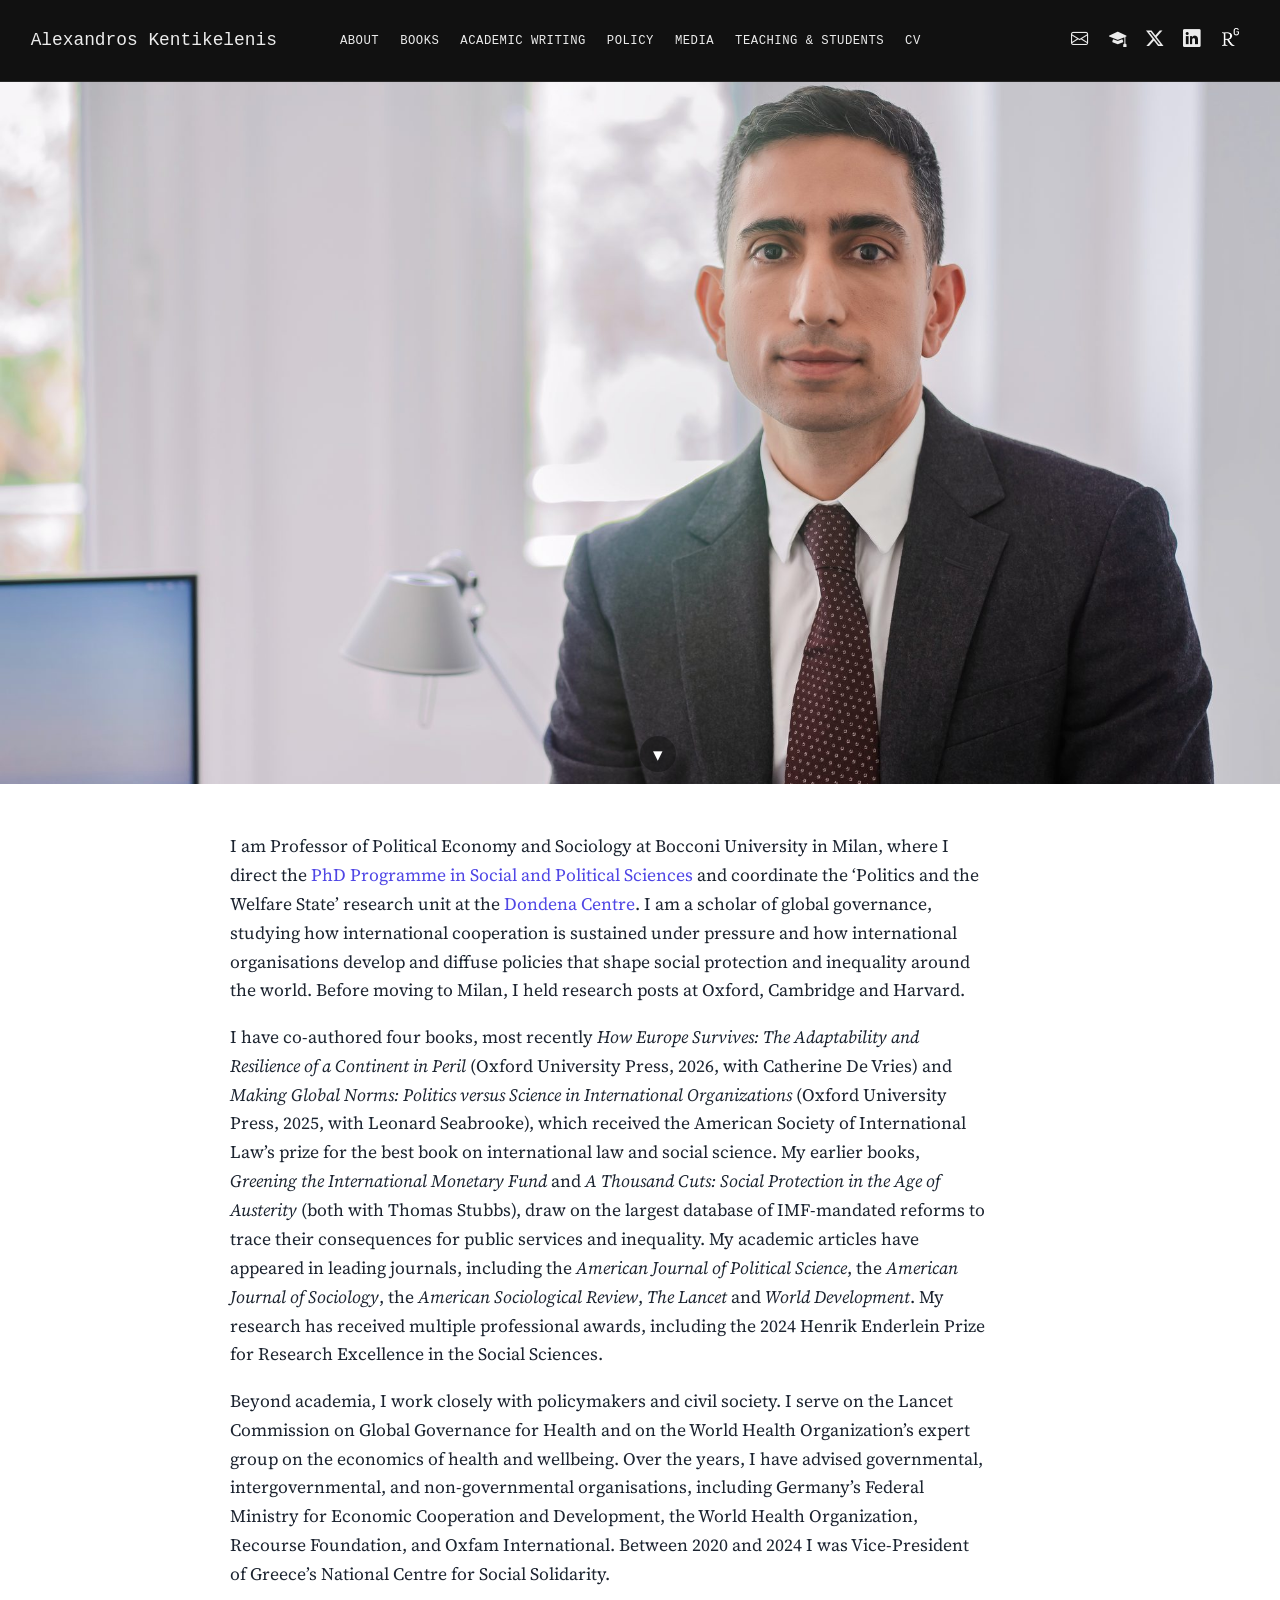
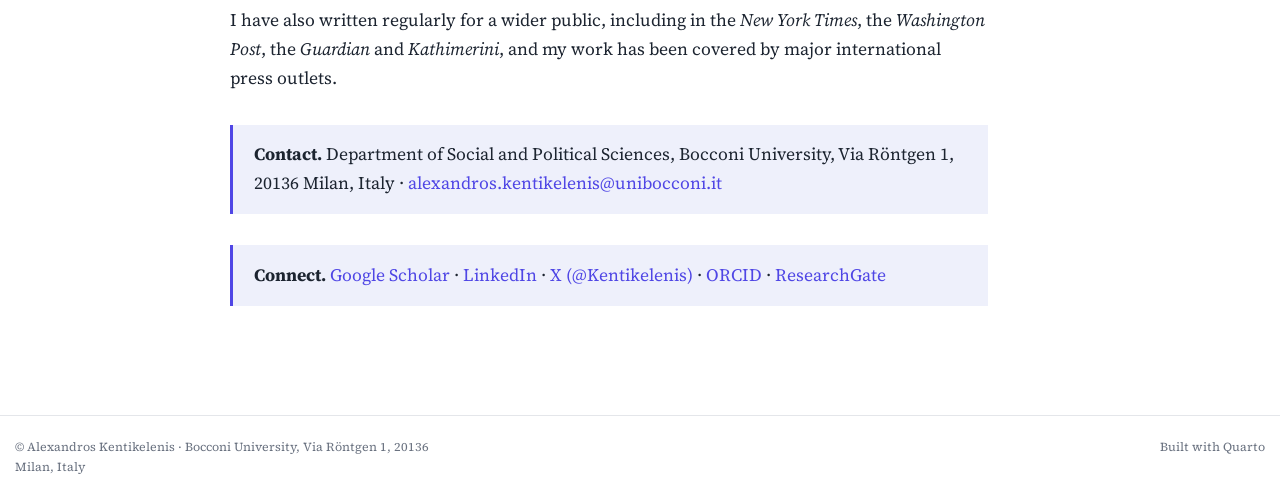
<file: docs/index.html>
<!DOCTYPE html>
<html xmlns="http://www.w3.org/1999/xhtml" lang="en" xml:lang="en"><head>

<meta charset="utf-8">
<meta name="generator" content="quarto-1.10.18">

<meta name="viewport" content="width=device-width, initial-scale=1.0, user-scalable=yes">


<title>Alexandros Kentikelenis</title>
<style>
/* Default styles provided by pandoc.
** See https://pandoc.org/MANUAL.html#variables-for-html for config info.
*/
span.smallcaps{font-variant: small-caps;}
div.columns{display: flex; gap: 1.5em;}
div.column{flex: auto;}
@media screen {
div.columns{gap: min(4vw, 1.5em);}
div.column{overflow-x: auto;}
}
div.hanging-indent{margin-left: 1.5em; text-indent: -1.5em;}
ul.task-list{list-style: none;}
ul.task-list li input[type="checkbox"] {
  width: 0.8em;
  margin: 0 0.8em 0.2em -1em; /* quarto-specific, see https://github.com/quarto-dev/quarto-cli/issues/4556 */ 
  vertical-align: middle;
}
</style>


<script src="site_libs/quarto-nav/quarto-nav.js"></script>
<link href="./files/images/favicon.png" rel="icon" type="image/png">
<script src="site_libs/clipboard/clipboard.min.js"></script>
<script src="site_libs/quarto-html/quarto.js" type="module"></script>
<script src="site_libs/quarto-html/tabsets/tabsets.js" type="module"></script>
<script src="site_libs/quarto-html/popper.min.js"></script>
<script src="site_libs/quarto-html/tippy.umd.min.js"></script>
<script src="site_libs/quarto-html/anchor.min.js"></script>
<link href="site_libs/quarto-html/tippy.css" rel="stylesheet">
<link href="site_libs/quarto-html/quarto-syntax-highlighting-64a204ab8560d761af7679ceaba22944.css" rel="stylesheet" id="quarto-text-highlighting-styles">
<script src="site_libs/bootstrap/bootstrap.min.js"></script>
<link href="site_libs/bootstrap/bootstrap-icons.css" rel="stylesheet">
<link href="site_libs/bootstrap/bootstrap-e97f77b1eb107807da8931e1a2115edb.min.css" rel="stylesheet" append-hash="true" id="quarto-bootstrap" data-mode="light">
<script id="quarto-search-options" type="application/json">{
  "language": {
    "search-no-results-text": "No results",
    "search-matching-documents-text": "matching documents",
    "search-copy-link-title": "Copy link to search",
    "search-hide-matches-text": "Hide additional matches",
    "search-more-match-text": "more match in this document",
    "search-more-matches-text": "more matches in this document",
    "search-clear-button-title": "Clear",
    "search-text-placeholder": "",
    "search-detached-cancel-button-title": "Cancel",
    "search-submit-button-title": "Submit",
    "search-label": "Search"
  }
}</script>
<link rel="preconnect" href="https://fonts.googleapis.com">
<link rel="preconnect" href="https://fonts.gstatic.com" crossorigin="">
<link href="https://fonts.googleapis.com/css2?family=Source+Serif+4:ital,opsz,wght@0,8..60,400;0,8..60,600;1,8..60,400&amp;display=swap" rel="stylesheet">
<script data-goatcounter="https://kentikelenis.goatcounter.com/count" async="" src="//gc.zgo.at/count.js"></script>


<meta property="og:title" content="Alexandros Kentikelenis">
<meta property="og:description" content="Professor of Political Economy and Sociology, Bocconi University. Global governance, international political economy, global health and social protection.">
<meta property="og:image" content="https://www.kentikelenis.net/[data-uri]">
<meta property="og:site_name" content="Alexandros Kentikelenis">
<meta property="og:image:alt" content="ResearchGate">
<meta name="twitter:title" content="Alexandros Kentikelenis">
<meta name="twitter:description" content="Professor of Political Economy and Sociology, Bocconi University. Global governance, international political economy, global health and social protection.">
<meta name="twitter:image" content="https://www.kentikelenis.net/[data-uri]">
<meta name="twitter:image:alt" content="ResearchGate">
<meta name="twitter:card" content="summary_large_image">
</head>

<body class="nav-fixed fullcontent quarto-light">

<div id="quarto-search-results"></div>
  <header id="quarto-header" class="headroom fixed-top">
    <nav class="navbar navbar-expand-lg " data-bs-theme="dark">
      <div class="navbar-container container-fluid">
      <div class="navbar-brand-container mx-auto">
    <a class="navbar-brand" href="./index.html">
    <span class="navbar-title">Alexandros Kentikelenis</span>
    </a>
  </div>
          <button class="navbar-toggler" type="button" data-bs-toggle="collapse" data-bs-target="#navbarCollapse" aria-controls="navbarCollapse" role="menu" aria-expanded="false" aria-label="Toggle navigation" onclick="if (window.quartoToggleHeadroom) { window.quartoToggleHeadroom(); }">
  <span class="navbar-toggler-icon"></span>
</button>
          <div class="collapse navbar-collapse" id="navbarCollapse">
            <ul class="navbar-nav navbar-nav-scroll me-auto">
  <li class="nav-item">
    <a class="nav-link" href="./about.html"> 
<span class="menu-text">About</span></a>
  </li>  
  <li class="nav-item">
    <a class="nav-link" href="./books.html"> 
<span class="menu-text">Books</span></a>
  </li>  
  <li class="nav-item">
    <a class="nav-link" href="./academic-writing.html"> 
<span class="menu-text">Academic writing</span></a>
  </li>  
  <li class="nav-item">
    <a class="nav-link" href="./policy.html"> 
<span class="menu-text">Policy</span></a>
  </li>  
  <li class="nav-item">
    <a class="nav-link" href="./media.html"> 
<span class="menu-text">Media</span></a>
  </li>  
  <li class="nav-item">
    <a class="nav-link" href="./teaching.html"> 
<span class="menu-text">Teaching &amp; students</span></a>
  </li>  
  <li class="nav-item">
    <a class="nav-link" href="./cv.html"> 
<span class="menu-text">CV</span></a>
  </li>  
</ul>
            <ul class="navbar-nav navbar-nav-scroll ms-auto">
  <li class="nav-item compact">
    <a class="nav-link" href="mailto:alexandros.kentikelenis@unibocconi.it"> <i class="bi bi-envelope" role="img" aria-label="Email">
</i> 
<span class="menu-text"></span></a>
  </li>  
  <li class="nav-item compact">
    <a class="nav-link" href="https://scholar.google.co.uk/citations?user=WSKvdv4AAAAJ"> <i class="bi bi-mortarboard-fill" role="img" aria-label="Google Scholar">
</i> 
<span class="menu-text"></span></a>
  </li>  
  <li class="nav-item compact">
    <a class="nav-link" href="https://x.com/Kentikelenis"> <i class="bi bi-twitter-x" role="img" aria-label="X">
</i> 
<span class="menu-text"></span></a>
  </li>  
  <li class="nav-item compact">
    <a class="nav-link" href="https://www.linkedin.com/in/alexandros-kentikelenis/"> <i class="bi bi-linkedin" role="img" aria-label="LinkedIn">
</i> 
<span class="menu-text"></span></a>
  </li>  
  <li class="nav-item">
    <a class="nav-link" href="https://www.researchgate.net/profile/Alexandros-Kentikelenis"> 
<span class="menu-text"><img src="[data-uri]" alt="ResearchGate" style="height:1.05rem;width:auto;vertical-align:middle;position:relative;top:2px;display:inline-block;"></span></a>
  </li>  
</ul>
          </div> <!-- /navcollapse -->
            <div class="quarto-navbar-tools">
</div>
      </div> <!-- /container-fluid -->
    </nav>
</header>
<!-- content -->
<div id="quarto-content" class="quarto-container page-columns page-rows-contents page-layout-article page-navbar">
<!-- sidebar -->
<!-- margin-sidebar -->
    
<!-- main -->
<main class="content" id="quarto-document-content"><header id="title-block-header" class="quarto-title-block"></header>




<div class="hero">
<p><img src="files/images/hero.jpg" class="img-fluid" alt="Alexandros Kentikelenis"> <a class="scroll-cue" href="#intro" aria-label="Scroll to the text">▾</a></p>
</div>
<div id="intro">

</div>
<p>I am Professor of Political Economy and Sociology at Bocconi University in Milan, where I direct the <a href="https://www.unibocconi.it/en/programs/phd/phd-social-and-political-science">PhD Programme in Social and Political Sciences</a> and coordinate the ‘Politics and the Welfare State’ research unit at the <a href="https://dondena.unibocconi.eu/research/research-units/politics-and-welfare-state">Dondena Centre</a>. I am a scholar of global governance, studying how international cooperation is sustained under pressure and how international organisations develop and diffuse policies that shape social protection and inequality around the world. Before moving to Milan, I held research posts at Oxford, Cambridge and Harvard.</p>
<p>I have co-authored four books, most recently <em>How Europe Survives: The Adaptability and Resilience of a Continent in Peril</em> (Oxford University Press, 2026, with Catherine De Vries) and <em>Making Global Norms: Politics versus Science in International Organizations</em> (Oxford University Press, 2025, with Leonard Seabrooke), which received the American Society of International Law’s prize for the best book on international law and social science. My earlier books, <em>Greening the International Monetary Fund</em> and <em>A Thousand Cuts: Social Protection in the Age of Austerity</em> (both with Thomas Stubbs), draw on the largest database of IMF-mandated reforms to trace their consequences for public services and inequality. My academic articles have appeared in leading journals, including the <em>American Journal of Political Science</em>, the <em>American Journal of Sociology</em>, the <em>American Sociological Review</em>, <em>The Lancet</em> and <em>World Development</em>. My research has received multiple professional awards, including the 2024 Henrik Enderlein Prize for Research Excellence in the Social Sciences.</p>
<p>Beyond academia, I work closely with policymakers and civil society. I serve on the Lancet Commission on Global Governance for Health and on the World Health Organization’s expert group on the economics of health and wellbeing. Over the years, I have advised governmental, intergovernmental, and non-governmental organisations, including Germany’s Federal Ministry for Economic Cooperation and Development, the World Health Organization, Recourse Foundation, and Oxfam International. Between 2020 and 2024 I was Vice-President of Greece’s National Centre for Social Solidarity.</p>
<p>I have also written regularly for a wider public, including in the <em>New York Times</em>, the <em>Washington Post</em>, the <em>Guardian</em> and <em>Kathimerini</em>, and my work has been covered by major international press outlets.</p>
<div class="press-note">
<p><strong>Contact.</strong> Department of Social and Political Sciences, Bocconi University, Via Röntgen 1, 20136 Milan, Italy · <a href="mailto:alexandros.kentikelenis@unibocconi.it">alexandros.kentikelenis@unibocconi.it</a></p>
</div>
<div class="press-note">
<p><strong>Connect.</strong> <a href="https://scholar.google.co.uk/citations?user=WSKvdv4AAAAJ">Google Scholar</a> · <a href="https://www.linkedin.com/in/alexandros-kentikelenis/">LinkedIn</a> · <a href="https://x.com/Kentikelenis">X (<span class="citation" data-cites="Kentikelenis">@Kentikelenis</span>)</a> · <a href="https://orcid.org/0000-0002-1543-4595">ORCID</a> · <a href="https://www.researchgate.net/profile/Alexandros-Kentikelenis">ResearchGate</a></p>
</div>
<script>
// Move the hero photo directly beneath the navbar so it spans the full window width.
document.addEventListener("DOMContentLoaded", function () {
  const hero = document.querySelector(".hero");
  const header = document.getElementById("quarto-header");
  if (hero && header) { header.insertAdjacentElement("afterend", hero); document.body.classList.add("hero-moved"); }
});
</script>



</main> <!-- /main -->
<script id="quarto-html-after-body" type="application/javascript">
  window.document.addEventListener("DOMContentLoaded", function (event) {
    const icon = "";
    const anchorJS = new window.AnchorJS();
    anchorJS.options = {
      placement: 'right',
      icon: icon
    };
    anchorJS.add('.anchored');
    const isCodeAnnotation = (el) => {
      for (const clz of el.classList) {
        if (clz.startsWith('code-annotation-')) {                     
          return true;
        }
      }
      return false;
    }
    const onCopySuccess = function(e) {
      // button target
      const button = e.trigger;
      // don't keep focus
      button.blur();
      // flash "checked"
      button.classList.add('code-copy-button-checked');
      var currentTitle = button.getAttribute("title");
      button.setAttribute("title", "Copied!");
      let tooltip;
      if (window.bootstrap) {
        button.setAttribute("data-bs-toggle", "tooltip");
        button.setAttribute("data-bs-placement", "left");
        button.setAttribute("data-bs-title", "Copied!");
        tooltip = new bootstrap.Tooltip(button, 
          { trigger: "manual", 
            customClass: "code-copy-button-tooltip",
            offset: [0, -8]});
        tooltip.show();    
      }
      setTimeout(function() {
        if (tooltip) {
          tooltip.hide();
          button.removeAttribute("data-bs-title");
          button.removeAttribute("data-bs-toggle");
          button.removeAttribute("data-bs-placement");
        }
        button.setAttribute("title", currentTitle);
        button.classList.remove('code-copy-button-checked');
      }, 1000);
      // clear code selection
      e.clearSelection();
    }
    const getTextToCopy = function(trigger) {
      const outerScaffold = trigger.parentElement.cloneNode(true);
      const codeEl = outerScaffold.querySelector('code');
      for (const childEl of codeEl.children) {
        if (isCodeAnnotation(childEl)) {
          childEl.remove();
        }
      }
      return codeEl.innerText;
    }
    const clipboard = new window.ClipboardJS('.code-copy-button:not([data-in-quarto-modal])', {
      text: getTextToCopy
    });
    clipboard.on('success', onCopySuccess);
    if (window.document.getElementById('quarto-embedded-source-code-modal')) {
      const clipboardModal = new window.ClipboardJS('.code-copy-button[data-in-quarto-modal]', {
        text: getTextToCopy,
        container: window.document.getElementById('quarto-embedded-source-code-modal')
      });
      clipboardModal.on('success', onCopySuccess);
    }
      var localhostRegex = new RegExp(/^(?:http|https):\/\/localhost\:?[0-9]*\//);
      var mailtoRegex = new RegExp(/^mailto:/);
        var filterRegex = new RegExp("https:\/\/www\.kentikelenis\.net");
      var isInternal = (href) => {
          return filterRegex.test(href) || localhostRegex.test(href) || mailtoRegex.test(href);
      }
      // Inspect non-navigation links and adorn them if external
     var links = window.document.querySelectorAll('a[href]:not(.nav-link):not(.navbar-brand):not(.toc-action):not(.sidebar-link):not(.sidebar-item-toggle):not(.pagination-link):not(.no-external):not([aria-hidden]):not(.dropdown-item):not(.quarto-navigation-tool):not(.about-link)');
      for (var i=0; i<links.length; i++) {
        const link = links[i];
        if (!isInternal(link.href)) {
          // undo the damage that might have been done by quarto-nav.js in the case of
          // links that we want to consider external
          if (link.dataset.originalHref !== undefined) {
            link.href = link.dataset.originalHref;
          }
            // target, if specified
            link.setAttribute("target", "_blank");
            if (link.getAttribute("rel") === null) {
              link.setAttribute("rel", "noopener");
            }
        }
      }
    function tippyHover(el, contentFn, onTriggerFn, onUntriggerFn) {
      const config = {
        allowHTML: true,
        maxWidth: 500,
        delay: 100,
        arrow: false,
        appendTo: function(el) {
            return el.parentElement;
        },
        interactive: true,
        interactiveBorder: 10,
        theme: 'quarto',
        placement: 'bottom-start',
      };
      if (contentFn) {
        config.content = contentFn;
      }
      if (onTriggerFn) {
        config.onTrigger = onTriggerFn;
      }
      if (onUntriggerFn) {
        config.onUntrigger = onUntriggerFn;
      }
      window.tippy(el, config); 
    }
    const noterefs = window.document.querySelectorAll('a[role="doc-noteref"]');
    for (var i=0; i<noterefs.length; i++) {
      const ref = noterefs[i];
      tippyHover(ref, function() {
        // use id or data attribute instead here
        let href = ref.getAttribute('data-footnote-href') || ref.getAttribute('href');
        try { href = new URL(href).hash; } catch {}
        const id = href.replace(/^#\/?/, "");
        const note = window.document.getElementById(id);
        if (note) {
          return note.innerHTML;
        } else {
          return "";
        }
      });
    }
    const xrefs = window.document.querySelectorAll('a.quarto-xref');
    const processXRef = (id, note) => {
      // Strip column container classes
      const stripColumnClz = (el) => {
        el.classList.remove("page-full", "page-columns");
        if (el.children) {
          for (const child of el.children) {
            stripColumnClz(child);
          }
        }
      }
      stripColumnClz(note)
      if (id === null || id.startsWith('sec-')) {
        // Special case sections, only their first couple elements
        const container = document.createElement("div");
        if (note.children && note.children.length > 2) {
          container.appendChild(note.children[0].cloneNode(true));
          for (let i = 1; i < note.children.length; i++) {
            const child = note.children[i];
            if (child.tagName === "P" && child.innerText === "") {
              continue;
            } else {
              container.appendChild(child.cloneNode(true));
              break;
            }
          }
          if (window.Quarto?.typesetMath) {
            window.Quarto.typesetMath(container);
          }
          return container.innerHTML
        } else {
          if (window.Quarto?.typesetMath) {
            window.Quarto.typesetMath(note);
          }
          return note.innerHTML;
        }
      } else {
        // Remove any anchor links if they are present
        const anchorLink = note.querySelector('a.anchorjs-link');
        if (anchorLink) {
          anchorLink.remove();
        }
        if (window.Quarto?.typesetMath) {
          window.Quarto.typesetMath(note);
        }
        if (note.classList.contains("callout")) {
          return note.outerHTML;
        } else {
          return note.innerHTML;
        }
      }
    }
    for (var i=0; i<xrefs.length; i++) {
      const xref = xrefs[i];
      tippyHover(xref, undefined, function(instance) {
        instance.disable();
        let url = xref.getAttribute('href');
        let hash = undefined; 
        if (url.startsWith('#')) {
          hash = url;
        } else {
          try { hash = new URL(url).hash; } catch {}
        }
        if (hash) {
          const id = hash.replace(/^#\/?/, "");
          const note = window.document.getElementById(id);
          if (note !== null) {
            try {
              const html = processXRef(id, note.cloneNode(true));
              instance.setContent(html);
            } finally {
              instance.enable();
              instance.show();
            }
          } else {
            // See if we can fetch this
            fetch(url.split('#')[0])
            .then(res => res.text())
            .then(html => {
              const parser = new DOMParser();
              const htmlDoc = parser.parseFromString(html, "text/html");
              const note = htmlDoc.getElementById(id);
              if (note !== null) {
                const html = processXRef(id, note);
                instance.setContent(html);
              } 
            }).finally(() => {
              instance.enable();
              instance.show();
            });
          }
        } else {
          // See if we can fetch a full url (with no hash to target)
          // This is a special case and we should probably do some content thinning / targeting
          fetch(url)
          .then(res => res.text())
          .then(html => {
            const parser = new DOMParser();
            const htmlDoc = parser.parseFromString(html, "text/html");
            const note = htmlDoc.querySelector('main.content');
            if (note !== null) {
              // This should only happen for chapter cross references
              // (since there is no id in the URL)
              // remove the first header
              if (note.children.length > 0 && note.children[0].tagName === "HEADER") {
                note.children[0].remove();
              }
              const html = processXRef(null, note);
              instance.setContent(html);
            } 
          }).finally(() => {
            instance.enable();
            instance.show();
          });
        }
      }, function(instance) {
      });
    }
        let selectedAnnoteEl;
        const selectorForAnnotation = ( cell, annotation) => {
          let cellAttr = 'data-code-cell="' + cell + '"';
          let lineAttr = 'data-code-annotation="' +  annotation + '"';
          const selector = 'span[' + cellAttr + '][' + lineAttr + ']';
          return selector;
        }
        const selectCodeLines = (annoteEl) => {
          const doc = window.document;
          const targetCell = annoteEl.getAttribute("data-target-cell");
          const targetAnnotation = annoteEl.getAttribute("data-target-annotation");
          const annoteSpan = window.document.querySelector(selectorForAnnotation(targetCell, targetAnnotation));
          const lines = annoteSpan.getAttribute("data-code-lines").split(",");
          const lineIds = lines.map((line) => {
            return targetCell + "-" + line;
          })
          let top = null;
          let height = null;
          let parent = null;
          if (lineIds.length > 0) {
              //compute the position of the single el (top and bottom and make a div)
              const el = window.document.getElementById(lineIds[0]);
              top = el.offsetTop;
              height = el.offsetHeight;
              parent = el.parentElement.parentElement;
            if (lineIds.length > 1) {
              const lastEl = window.document.getElementById(lineIds[lineIds.length - 1]);
              const bottom = lastEl.offsetTop + lastEl.offsetHeight;
              height = bottom - top;
            }
            if (top !== null && height !== null && parent !== null) {
              // cook up a div (if necessary) and position it 
              let div = window.document.getElementById("code-annotation-line-highlight");
              if (div === null) {
                div = window.document.createElement("div");
                div.setAttribute("id", "code-annotation-line-highlight");
                div.style.position = 'absolute';
                parent.appendChild(div);
              }
              div.style.top = top - 2 + "px";
              div.style.height = height + 4 + "px";
              div.style.left = 0;
              let gutterDiv = window.document.getElementById("code-annotation-line-highlight-gutter");
              if (gutterDiv === null) {
                gutterDiv = window.document.createElement("div");
                gutterDiv.setAttribute("id", "code-annotation-line-highlight-gutter");
                gutterDiv.style.position = 'absolute';
                const codeCell = window.document.getElementById(targetCell);
                const gutter = codeCell.querySelector('.code-annotation-gutter');
                gutter.appendChild(gutterDiv);
              }
              gutterDiv.style.top = top - 2 + "px";
              gutterDiv.style.height = height + 4 + "px";
            }
            selectedAnnoteEl = annoteEl;
          }
        };
        const unselectCodeLines = () => {
          const elementsIds = ["code-annotation-line-highlight", "code-annotation-line-highlight-gutter"];
          elementsIds.forEach((elId) => {
            const div = window.document.getElementById(elId);
            if (div) {
              div.remove();
            }
          });
          selectedAnnoteEl = undefined;
        };
          // Handle positioning of the toggle
      window.addEventListener(
        "resize",
        throttle(() => {
          elRect = undefined;
          if (selectedAnnoteEl) {
            selectCodeLines(selectedAnnoteEl);
          }
        }, 10)
      );
      function throttle(fn, ms) {
      let throttle = false;
      let timer;
        return (...args) => {
          if(!throttle) { // first call gets through
              fn.apply(this, args);
              throttle = true;
          } else { // all the others get throttled
              if(timer) clearTimeout(timer); // cancel #2
              timer = setTimeout(() => {
                fn.apply(this, args);
                timer = throttle = false;
              }, ms);
          }
        };
      }
        // Attach click handler to the DT
        const annoteDls = window.document.querySelectorAll('dt[data-target-cell]');
        for (const annoteDlNode of annoteDls) {
          annoteDlNode.addEventListener('click', (event) => {
            const clickedEl = event.target;
            if (clickedEl !== selectedAnnoteEl) {
              unselectCodeLines();
              const activeEl = window.document.querySelector('dt[data-target-cell].code-annotation-active');
              if (activeEl) {
                activeEl.classList.remove('code-annotation-active');
              }
              selectCodeLines(clickedEl);
              clickedEl.classList.add('code-annotation-active');
            } else {
              // Unselect the line
              unselectCodeLines();
              clickedEl.classList.remove('code-annotation-active');
            }
          });
        }
    const findCites = (el) => {
      const parentEl = el.parentElement;
      if (parentEl) {
        const cites = parentEl.dataset.cites;
        if (cites) {
          return {
            el,
            cites: cites.split(' ')
          };
        } else {
          return findCites(el.parentElement)
        }
      } else {
        return undefined;
      }
    };
    var bibliorefs = window.document.querySelectorAll('a[role="doc-biblioref"]');
    for (var i=0; i<bibliorefs.length; i++) {
      const ref = bibliorefs[i];
      const citeInfo = findCites(ref);
      if (citeInfo) {
        tippyHover(citeInfo.el, function() {
          var popup = window.document.createElement('div');
          citeInfo.cites.forEach(function(cite) {
            var citeDiv = window.document.createElement('div');
            citeDiv.classList.add('hanging-indent');
            citeDiv.classList.add('csl-entry');
            var biblioDiv = window.document.getElementById('ref-' + cite);
            if (biblioDiv) {
              citeDiv.innerHTML = biblioDiv.innerHTML;
            }
            popup.appendChild(citeDiv);
          });
          return popup.innerHTML;
        });
      }
    }
  });
  </script>
</div> <!-- /content -->
<footer class="footer">
  <div class="nav-footer">
    <div class="nav-footer-left">
<p>© Alexandros Kentikelenis · Bocconi University, Via Röntgen 1, 20136 Milan, Italy</p>
</div>   
    <div class="nav-footer-center">
      &nbsp;
    </div>
    <div class="nav-footer-right">
<p>Built with <a href="https://quarto.org">Quarto</a></p>
</div>
  </div>
</footer>
<script data-newtab-script="">
// Open external links and file downloads in a new tab; keep site navigation in this tab.
document.addEventListener("DOMContentLoaded", function () {
  document.querySelectorAll("a[href]").forEach(function (a) {
    var h = a.getAttribute("href") || "";
    var external = /^https?:\/\//i.test(h) && a.hostname !== window.location.hostname;
    var isFile = /\.pdf(\?|#|$)/i.test(h);
    if (external || isFile) { a.target = "_blank"; a.rel = "noopener"; }
  });
});
</script>




</body></html>
</file>
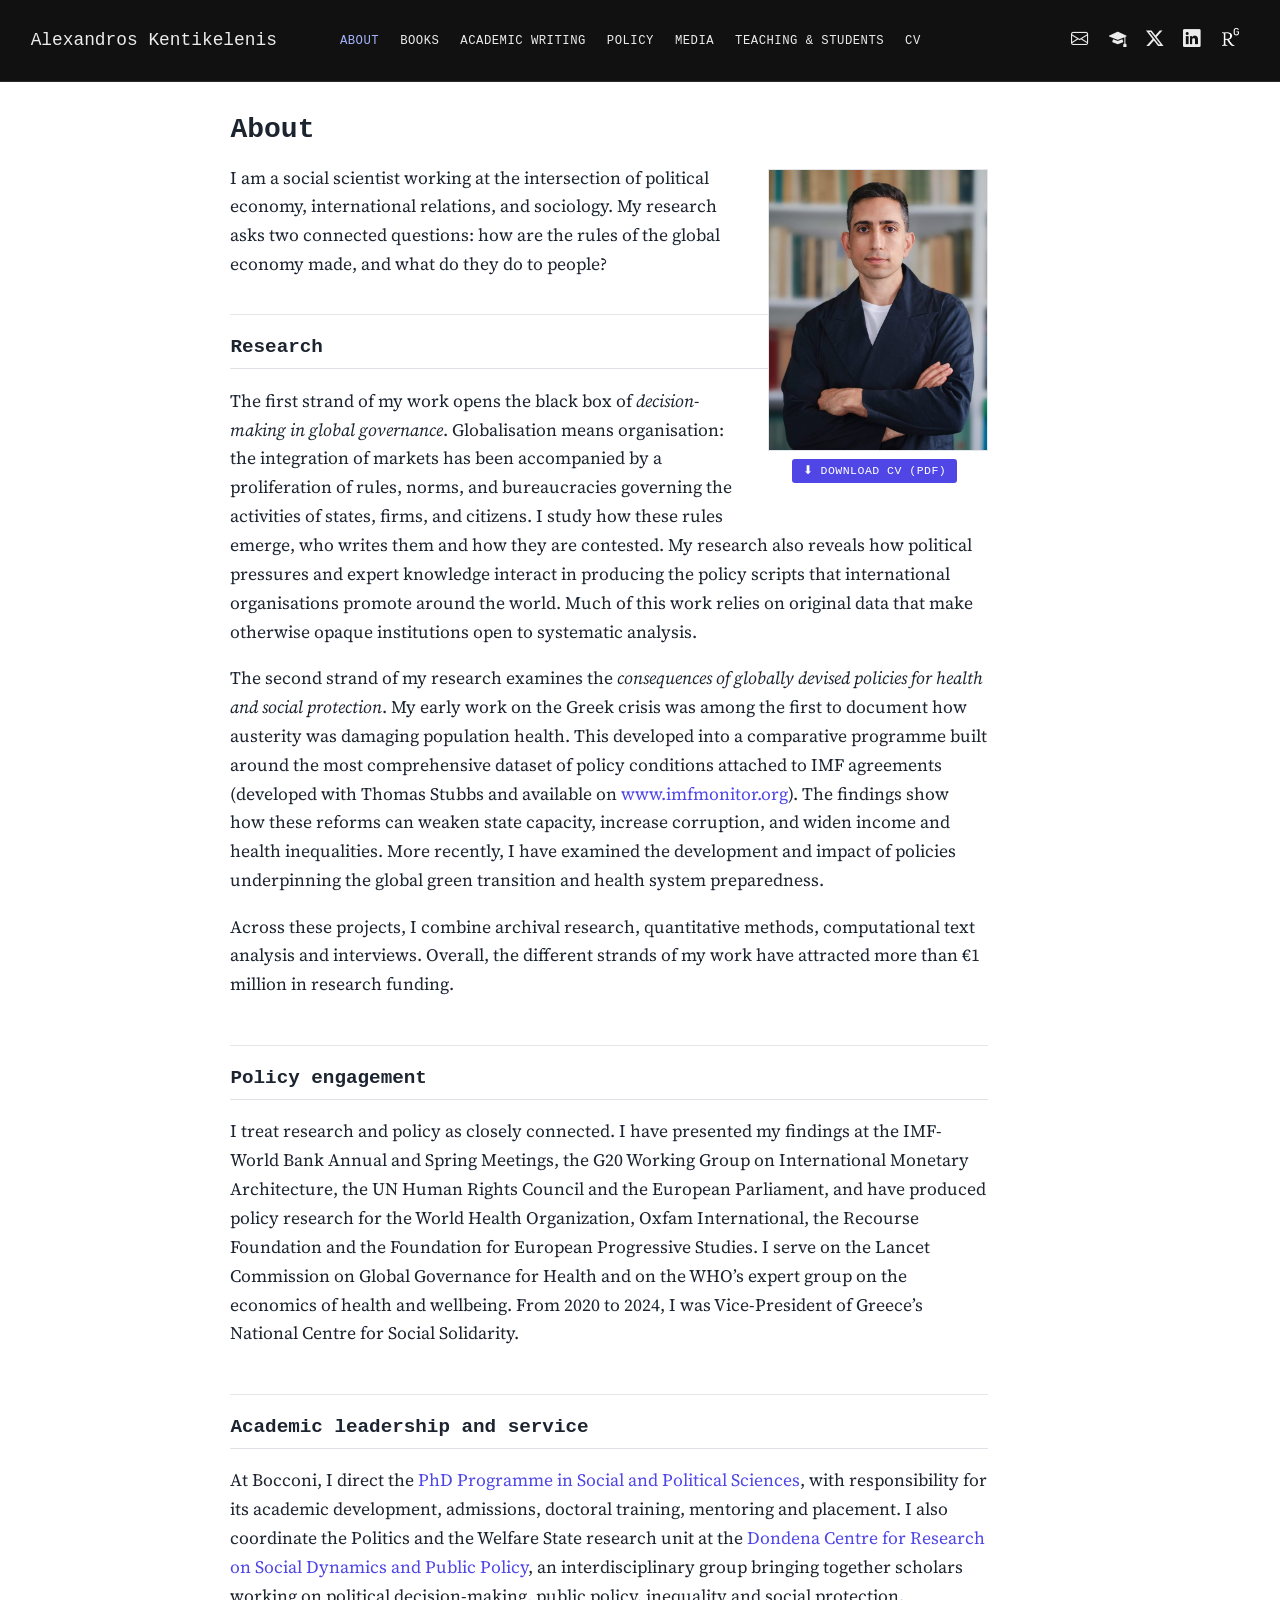
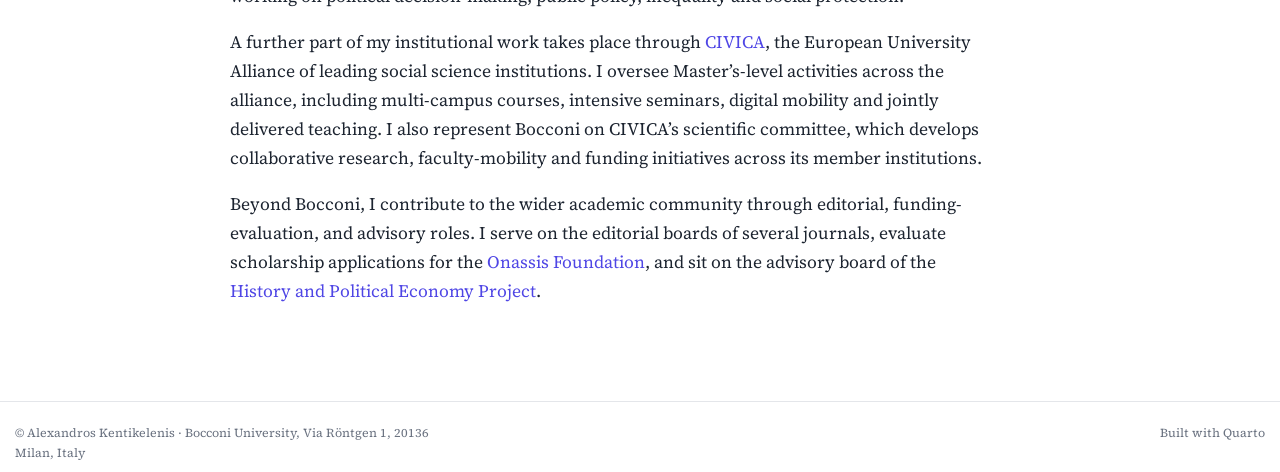
<file: docs/about.html>
<!DOCTYPE html>
<html xmlns="http://www.w3.org/1999/xhtml" lang="en" xml:lang="en"><head>

<meta charset="utf-8">
<meta name="generator" content="quarto-1.10.18">

<meta name="viewport" content="width=device-width, initial-scale=1.0, user-scalable=yes">


<title>About – Alexandros Kentikelenis</title>
<style>
/* Default styles provided by pandoc.
** See https://pandoc.org/MANUAL.html#variables-for-html for config info.
*/
span.smallcaps{font-variant: small-caps;}
div.columns{display: flex; gap: 1.5em;}
div.column{flex: auto;}
@media screen {
div.columns{gap: min(4vw, 1.5em);}
div.column{overflow-x: auto;}
}
div.hanging-indent{margin-left: 1.5em; text-indent: -1.5em;}
ul.task-list{list-style: none;}
ul.task-list li input[type="checkbox"] {
  width: 0.8em;
  margin: 0 0.8em 0.2em -1em; /* quarto-specific, see https://github.com/quarto-dev/quarto-cli/issues/4556 */ 
  vertical-align: middle;
}
</style>


<script src="site_libs/quarto-nav/quarto-nav.js"></script>
<link href="./files/images/favicon.png" rel="icon" type="image/png">
<script src="site_libs/clipboard/clipboard.min.js"></script>
<script src="site_libs/quarto-html/quarto.js" type="module"></script>
<script src="site_libs/quarto-html/tabsets/tabsets.js" type="module"></script>
<script src="site_libs/quarto-html/popper.min.js"></script>
<script src="site_libs/quarto-html/tippy.umd.min.js"></script>
<script src="site_libs/quarto-html/anchor.min.js"></script>
<link href="site_libs/quarto-html/tippy.css" rel="stylesheet">
<link href="site_libs/quarto-html/quarto-syntax-highlighting-64a204ab8560d761af7679ceaba22944.css" rel="stylesheet" id="quarto-text-highlighting-styles">
<script src="site_libs/bootstrap/bootstrap.min.js"></script>
<link href="site_libs/bootstrap/bootstrap-icons.css" rel="stylesheet">
<link href="site_libs/bootstrap/bootstrap-e97f77b1eb107807da8931e1a2115edb.min.css" rel="stylesheet" append-hash="true" id="quarto-bootstrap" data-mode="light">
<script id="quarto-search-options" type="application/json">{
  "language": {
    "search-no-results-text": "No results",
    "search-matching-documents-text": "matching documents",
    "search-copy-link-title": "Copy link to search",
    "search-hide-matches-text": "Hide additional matches",
    "search-more-match-text": "more match in this document",
    "search-more-matches-text": "more matches in this document",
    "search-clear-button-title": "Clear",
    "search-text-placeholder": "",
    "search-detached-cancel-button-title": "Cancel",
    "search-submit-button-title": "Submit",
    "search-label": "Search"
  }
}</script>
<link rel="preconnect" href="https://fonts.googleapis.com">
<link rel="preconnect" href="https://fonts.gstatic.com" crossorigin="">
<link href="https://fonts.googleapis.com/css2?family=Source+Serif+4:ital,opsz,wght@0,8..60,400;0,8..60,600;1,8..60,400&amp;display=swap" rel="stylesheet">
<script data-goatcounter="https://kentikelenis.goatcounter.com/count" async="" src="//gc.zgo.at/count.js"></script>


<meta property="og:title" content="About – Alexandros Kentikelenis">
<meta property="og:description" content="Professor of Political Economy and Sociology, Bocconi University. Global governance, international political economy, global health and social protection.">
<meta property="og:image" content="https://www.kentikelenis.net/[data-uri]">
<meta property="og:site_name" content="Alexandros Kentikelenis">
<meta property="og:image:alt" content="ResearchGate">
<meta name="twitter:title" content="About – Alexandros Kentikelenis">
<meta name="twitter:description" content="Professor of Political Economy and Sociology, Bocconi University. Global governance, international political economy, global health and social protection.">
<meta name="twitter:image" content="https://www.kentikelenis.net/[data-uri]">
<meta name="twitter:image:alt" content="ResearchGate">
<meta name="twitter:card" content="summary_large_image">
</head>

<body class="nav-fixed fullcontent quarto-light">

<div id="quarto-search-results"></div>
  <header id="quarto-header" class="headroom fixed-top">
    <nav class="navbar navbar-expand-lg " data-bs-theme="dark">
      <div class="navbar-container container-fluid">
      <div class="navbar-brand-container mx-auto">
    <a class="navbar-brand" href="./index.html">
    <span class="navbar-title">Alexandros Kentikelenis</span>
    </a>
  </div>
          <button class="navbar-toggler" type="button" data-bs-toggle="collapse" data-bs-target="#navbarCollapse" aria-controls="navbarCollapse" role="menu" aria-expanded="false" aria-label="Toggle navigation" onclick="if (window.quartoToggleHeadroom) { window.quartoToggleHeadroom(); }">
  <span class="navbar-toggler-icon"></span>
</button>
          <div class="collapse navbar-collapse" id="navbarCollapse">
            <ul class="navbar-nav navbar-nav-scroll me-auto">
  <li class="nav-item">
    <a class="nav-link active" href="./about.html" aria-current="page"> 
<span class="menu-text">About</span></a>
  </li>  
  <li class="nav-item">
    <a class="nav-link" href="./books.html"> 
<span class="menu-text">Books</span></a>
  </li>  
  <li class="nav-item">
    <a class="nav-link" href="./academic-writing.html"> 
<span class="menu-text">Academic writing</span></a>
  </li>  
  <li class="nav-item">
    <a class="nav-link" href="./policy.html"> 
<span class="menu-text">Policy</span></a>
  </li>  
  <li class="nav-item">
    <a class="nav-link" href="./media.html"> 
<span class="menu-text">Media</span></a>
  </li>  
  <li class="nav-item">
    <a class="nav-link" href="./teaching.html"> 
<span class="menu-text">Teaching &amp; students</span></a>
  </li>  
  <li class="nav-item">
    <a class="nav-link" href="./cv.html"> 
<span class="menu-text">CV</span></a>
  </li>  
</ul>
            <ul class="navbar-nav navbar-nav-scroll ms-auto">
  <li class="nav-item compact">
    <a class="nav-link" href="mailto:alexandros.kentikelenis@unibocconi.it"> <i class="bi bi-envelope" role="img" aria-label="Email">
</i> 
<span class="menu-text"></span></a>
  </li>  
  <li class="nav-item compact">
    <a class="nav-link" href="https://scholar.google.co.uk/citations?user=WSKvdv4AAAAJ"> <i class="bi bi-mortarboard-fill" role="img" aria-label="Google Scholar">
</i> 
<span class="menu-text"></span></a>
  </li>  
  <li class="nav-item compact">
    <a class="nav-link" href="https://x.com/Kentikelenis"> <i class="bi bi-twitter-x" role="img" aria-label="X">
</i> 
<span class="menu-text"></span></a>
  </li>  
  <li class="nav-item compact">
    <a class="nav-link" href="https://www.linkedin.com/in/alexandros-kentikelenis/"> <i class="bi bi-linkedin" role="img" aria-label="LinkedIn">
</i> 
<span class="menu-text"></span></a>
  </li>  
  <li class="nav-item">
    <a class="nav-link" href="https://www.researchgate.net/profile/Alexandros-Kentikelenis"> 
<span class="menu-text"><img src="[data-uri]" alt="ResearchGate" style="height:1.05rem;width:auto;vertical-align:middle;position:relative;top:2px;display:inline-block;"></span></a>
  </li>  
</ul>
          </div> <!-- /navcollapse -->
            <div class="quarto-navbar-tools">
</div>
      </div> <!-- /container-fluid -->
    </nav>
</header>
<!-- content -->
<div id="quarto-content" class="quarto-container page-columns page-rows-contents page-layout-article page-navbar">
<!-- sidebar -->
<!-- margin-sidebar -->
    
<!-- main -->
<main class="content" id="quarto-document-content">

<header id="title-block-header" class="quarto-title-block default">
<div class="quarto-title">
<h1 class="title">About</h1>
</div>



<div class="quarto-title-meta">

    
  
    
  </div>
  


</header>


<div class="about-portrait">
<img src="files/images/portrait.jpg" class="img-fluid" alt="Alexandros Kentikelenis">
<p class="media-link cv-dl">
<a href="files/cv/kentikelenis_cv.pdf">⬇ Download CV (PDF)</a>
</p>
</div>
<p>I am a social scientist working at the intersection of political economy, international relations, and sociology. My research asks two connected questions: how are the rules of the global economy made, and what do they do to people?</p>
<section id="research" class="level2">
<h2 class="anchored" data-anchor-id="research">Research</h2>
<p>The first strand of my work opens the black box of <em>decision-making in global governance</em>. Globalisation means organisation: the integration of markets has been accompanied by a proliferation of rules, norms, and bureaucracies governing the activities of states, firms, and citizens. I study how these rules emerge, who writes them and how they are contested. My research also reveals how political pressures and expert knowledge interact in producing the policy scripts that international organisations promote around the world. Much of this work relies on original data that make otherwise opaque institutions open to systematic analysis.</p>
<p>The second strand of my research examines the <em>consequences of globally devised policies for health and social protection</em>. My early work on the Greek crisis was among the first to document how austerity was damaging population health. This developed into a comparative programme built around the most comprehensive dataset of policy conditions attached to IMF agreements (developed with Thomas Stubbs and available on <a href="https://www.imfmonitor.org/">www.imfmonitor.org</a>). The findings show how these reforms can weaken state capacity, increase corruption, and widen income and health inequalities. More recently, I have examined the development and impact of policies underpinning the global green transition and health system preparedness.</p>
<p>Across these projects, I combine archival research, quantitative methods, computational text analysis and interviews. Overall, the different strands of my work have attracted more than €1 million in research funding.</p>
</section>
<section id="policy-engagement" class="level2">
<h2 class="anchored" data-anchor-id="policy-engagement">Policy engagement</h2>
<p>I treat research and policy as closely connected. I have presented my findings at the IMF-World Bank Annual and Spring Meetings, the G20 Working Group on International Monetary Architecture, the UN Human Rights Council and the European Parliament, and have produced policy research for the World Health Organization, Oxfam International, the Recourse Foundation and the Foundation for European Progressive Studies. I serve on the Lancet Commission on Global Governance for Health and on the WHO’s expert group on the economics of health and wellbeing. From 2020 to 2024, I was Vice-President of Greece’s National Centre for Social Solidarity.</p>
</section>
<section id="academic-leadership-and-service" class="level2">
<h2 class="anchored" data-anchor-id="academic-leadership-and-service">Academic leadership and service</h2>
<p>At Bocconi, I direct the <a href="https://www.unibocconi.it/en/programs/phd/phd-social-and-political-science">PhD Programme in Social and Political Sciences</a>, with responsibility for its academic development, admissions, doctoral training, mentoring and placement. I also coordinate the Politics and the Welfare State research unit at the <a href="https://dondena.unibocconi.eu/research/research-units/politics-and-welfare-state">Dondena Centre for Research on Social Dynamics and Public Policy</a>, an interdisciplinary group bringing together scholars working on political decision-making, public policy, inequality and social protection.</p>
<p>A further part of my institutional work takes place through <a href="https://www.civica.eu/">CIVICA</a>, the European University Alliance of leading social science institutions. I oversee Master’s-level activities across the alliance, including multi-campus courses, intensive seminars, digital mobility and jointly delivered teaching. I also represent Bocconi on CIVICA’s scientific committee, which develops collaborative research, faculty-mobility and funding initiatives across its member institutions.</p>
<p>Beyond Bocconi, I contribute to the wider academic community through editorial, funding-evaluation, and advisory roles. I serve on the editorial boards of several journals, evaluate scholarship applications for the <a href="https://www.onassis.org/initiatives/scholarships">Onassis Foundation</a>, and sit on the advisory board of the <a href="https://www.hpeproject.org/">History and Political Economy Project</a>.</p>


</section>

</main> <!-- /main -->
<script id="quarto-html-after-body" type="application/javascript">
  window.document.addEventListener("DOMContentLoaded", function (event) {
    const icon = "";
    const anchorJS = new window.AnchorJS();
    anchorJS.options = {
      placement: 'right',
      icon: icon
    };
    anchorJS.add('.anchored');
    const isCodeAnnotation = (el) => {
      for (const clz of el.classList) {
        if (clz.startsWith('code-annotation-')) {                     
          return true;
        }
      }
      return false;
    }
    const onCopySuccess = function(e) {
      // button target
      const button = e.trigger;
      // don't keep focus
      button.blur();
      // flash "checked"
      button.classList.add('code-copy-button-checked');
      var currentTitle = button.getAttribute("title");
      button.setAttribute("title", "Copied!");
      let tooltip;
      if (window.bootstrap) {
        button.setAttribute("data-bs-toggle", "tooltip");
        button.setAttribute("data-bs-placement", "left");
        button.setAttribute("data-bs-title", "Copied!");
        tooltip = new bootstrap.Tooltip(button, 
          { trigger: "manual", 
            customClass: "code-copy-button-tooltip",
            offset: [0, -8]});
        tooltip.show();    
      }
      setTimeout(function() {
        if (tooltip) {
          tooltip.hide();
          button.removeAttribute("data-bs-title");
          button.removeAttribute("data-bs-toggle");
          button.removeAttribute("data-bs-placement");
        }
        button.setAttribute("title", currentTitle);
        button.classList.remove('code-copy-button-checked');
      }, 1000);
      // clear code selection
      e.clearSelection();
    }
    const getTextToCopy = function(trigger) {
      const outerScaffold = trigger.parentElement.cloneNode(true);
      const codeEl = outerScaffold.querySelector('code');
      for (const childEl of codeEl.children) {
        if (isCodeAnnotation(childEl)) {
          childEl.remove();
        }
      }
      return codeEl.innerText;
    }
    const clipboard = new window.ClipboardJS('.code-copy-button:not([data-in-quarto-modal])', {
      text: getTextToCopy
    });
    clipboard.on('success', onCopySuccess);
    if (window.document.getElementById('quarto-embedded-source-code-modal')) {
      const clipboardModal = new window.ClipboardJS('.code-copy-button[data-in-quarto-modal]', {
        text: getTextToCopy,
        container: window.document.getElementById('quarto-embedded-source-code-modal')
      });
      clipboardModal.on('success', onCopySuccess);
    }
      var localhostRegex = new RegExp(/^(?:http|https):\/\/localhost\:?[0-9]*\//);
      var mailtoRegex = new RegExp(/^mailto:/);
        var filterRegex = new RegExp("https:\/\/www\.kentikelenis\.net");
      var isInternal = (href) => {
          return filterRegex.test(href) || localhostRegex.test(href) || mailtoRegex.test(href);
      }
      // Inspect non-navigation links and adorn them if external
     var links = window.document.querySelectorAll('a[href]:not(.nav-link):not(.navbar-brand):not(.toc-action):not(.sidebar-link):not(.sidebar-item-toggle):not(.pagination-link):not(.no-external):not([aria-hidden]):not(.dropdown-item):not(.quarto-navigation-tool):not(.about-link)');
      for (var i=0; i<links.length; i++) {
        const link = links[i];
        if (!isInternal(link.href)) {
          // undo the damage that might have been done by quarto-nav.js in the case of
          // links that we want to consider external
          if (link.dataset.originalHref !== undefined) {
            link.href = link.dataset.originalHref;
          }
            // target, if specified
            link.setAttribute("target", "_blank");
            if (link.getAttribute("rel") === null) {
              link.setAttribute("rel", "noopener");
            }
        }
      }
    function tippyHover(el, contentFn, onTriggerFn, onUntriggerFn) {
      const config = {
        allowHTML: true,
        maxWidth: 500,
        delay: 100,
        arrow: false,
        appendTo: function(el) {
            return el.parentElement;
        },
        interactive: true,
        interactiveBorder: 10,
        theme: 'quarto',
        placement: 'bottom-start',
      };
      if (contentFn) {
        config.content = contentFn;
      }
      if (onTriggerFn) {
        config.onTrigger = onTriggerFn;
      }
      if (onUntriggerFn) {
        config.onUntrigger = onUntriggerFn;
      }
      window.tippy(el, config); 
    }
    const noterefs = window.document.querySelectorAll('a[role="doc-noteref"]');
    for (var i=0; i<noterefs.length; i++) {
      const ref = noterefs[i];
      tippyHover(ref, function() {
        // use id or data attribute instead here
        let href = ref.getAttribute('data-footnote-href') || ref.getAttribute('href');
        try { href = new URL(href).hash; } catch {}
        const id = href.replace(/^#\/?/, "");
        const note = window.document.getElementById(id);
        if (note) {
          return note.innerHTML;
        } else {
          return "";
        }
      });
    }
    const xrefs = window.document.querySelectorAll('a.quarto-xref');
    const processXRef = (id, note) => {
      // Strip column container classes
      const stripColumnClz = (el) => {
        el.classList.remove("page-full", "page-columns");
        if (el.children) {
          for (const child of el.children) {
            stripColumnClz(child);
          }
        }
      }
      stripColumnClz(note)
      if (id === null || id.startsWith('sec-')) {
        // Special case sections, only their first couple elements
        const container = document.createElement("div");
        if (note.children && note.children.length > 2) {
          container.appendChild(note.children[0].cloneNode(true));
          for (let i = 1; i < note.children.length; i++) {
            const child = note.children[i];
            if (child.tagName === "P" && child.innerText === "") {
              continue;
            } else {
              container.appendChild(child.cloneNode(true));
              break;
            }
          }
          if (window.Quarto?.typesetMath) {
            window.Quarto.typesetMath(container);
          }
          return container.innerHTML
        } else {
          if (window.Quarto?.typesetMath) {
            window.Quarto.typesetMath(note);
          }
          return note.innerHTML;
        }
      } else {
        // Remove any anchor links if they are present
        const anchorLink = note.querySelector('a.anchorjs-link');
        if (anchorLink) {
          anchorLink.remove();
        }
        if (window.Quarto?.typesetMath) {
          window.Quarto.typesetMath(note);
        }
        if (note.classList.contains("callout")) {
          return note.outerHTML;
        } else {
          return note.innerHTML;
        }
      }
    }
    for (var i=0; i<xrefs.length; i++) {
      const xref = xrefs[i];
      tippyHover(xref, undefined, function(instance) {
        instance.disable();
        let url = xref.getAttribute('href');
        let hash = undefined; 
        if (url.startsWith('#')) {
          hash = url;
        } else {
          try { hash = new URL(url).hash; } catch {}
        }
        if (hash) {
          const id = hash.replace(/^#\/?/, "");
          const note = window.document.getElementById(id);
          if (note !== null) {
            try {
              const html = processXRef(id, note.cloneNode(true));
              instance.setContent(html);
            } finally {
              instance.enable();
              instance.show();
            }
          } else {
            // See if we can fetch this
            fetch(url.split('#')[0])
            .then(res => res.text())
            .then(html => {
              const parser = new DOMParser();
              const htmlDoc = parser.parseFromString(html, "text/html");
              const note = htmlDoc.getElementById(id);
              if (note !== null) {
                const html = processXRef(id, note);
                instance.setContent(html);
              } 
            }).finally(() => {
              instance.enable();
              instance.show();
            });
          }
        } else {
          // See if we can fetch a full url (with no hash to target)
          // This is a special case and we should probably do some content thinning / targeting
          fetch(url)
          .then(res => res.text())
          .then(html => {
            const parser = new DOMParser();
            const htmlDoc = parser.parseFromString(html, "text/html");
            const note = htmlDoc.querySelector('main.content');
            if (note !== null) {
              // This should only happen for chapter cross references
              // (since there is no id in the URL)
              // remove the first header
              if (note.children.length > 0 && note.children[0].tagName === "HEADER") {
                note.children[0].remove();
              }
              const html = processXRef(null, note);
              instance.setContent(html);
            } 
          }).finally(() => {
            instance.enable();
            instance.show();
          });
        }
      }, function(instance) {
      });
    }
        let selectedAnnoteEl;
        const selectorForAnnotation = ( cell, annotation) => {
          let cellAttr = 'data-code-cell="' + cell + '"';
          let lineAttr = 'data-code-annotation="' +  annotation + '"';
          const selector = 'span[' + cellAttr + '][' + lineAttr + ']';
          return selector;
        }
        const selectCodeLines = (annoteEl) => {
          const doc = window.document;
          const targetCell = annoteEl.getAttribute("data-target-cell");
          const targetAnnotation = annoteEl.getAttribute("data-target-annotation");
          const annoteSpan = window.document.querySelector(selectorForAnnotation(targetCell, targetAnnotation));
          const lines = annoteSpan.getAttribute("data-code-lines").split(",");
          const lineIds = lines.map((line) => {
            return targetCell + "-" + line;
          })
          let top = null;
          let height = null;
          let parent = null;
          if (lineIds.length > 0) {
              //compute the position of the single el (top and bottom and make a div)
              const el = window.document.getElementById(lineIds[0]);
              top = el.offsetTop;
              height = el.offsetHeight;
              parent = el.parentElement.parentElement;
            if (lineIds.length > 1) {
              const lastEl = window.document.getElementById(lineIds[lineIds.length - 1]);
              const bottom = lastEl.offsetTop + lastEl.offsetHeight;
              height = bottom - top;
            }
            if (top !== null && height !== null && parent !== null) {
              // cook up a div (if necessary) and position it 
              let div = window.document.getElementById("code-annotation-line-highlight");
              if (div === null) {
                div = window.document.createElement("div");
                div.setAttribute("id", "code-annotation-line-highlight");
                div.style.position = 'absolute';
                parent.appendChild(div);
              }
              div.style.top = top - 2 + "px";
              div.style.height = height + 4 + "px";
              div.style.left = 0;
              let gutterDiv = window.document.getElementById("code-annotation-line-highlight-gutter");
              if (gutterDiv === null) {
                gutterDiv = window.document.createElement("div");
                gutterDiv.setAttribute("id", "code-annotation-line-highlight-gutter");
                gutterDiv.style.position = 'absolute';
                const codeCell = window.document.getElementById(targetCell);
                const gutter = codeCell.querySelector('.code-annotation-gutter');
                gutter.appendChild(gutterDiv);
              }
              gutterDiv.style.top = top - 2 + "px";
              gutterDiv.style.height = height + 4 + "px";
            }
            selectedAnnoteEl = annoteEl;
          }
        };
        const unselectCodeLines = () => {
          const elementsIds = ["code-annotation-line-highlight", "code-annotation-line-highlight-gutter"];
          elementsIds.forEach((elId) => {
            const div = window.document.getElementById(elId);
            if (div) {
              div.remove();
            }
          });
          selectedAnnoteEl = undefined;
        };
          // Handle positioning of the toggle
      window.addEventListener(
        "resize",
        throttle(() => {
          elRect = undefined;
          if (selectedAnnoteEl) {
            selectCodeLines(selectedAnnoteEl);
          }
        }, 10)
      );
      function throttle(fn, ms) {
      let throttle = false;
      let timer;
        return (...args) => {
          if(!throttle) { // first call gets through
              fn.apply(this, args);
              throttle = true;
          } else { // all the others get throttled
              if(timer) clearTimeout(timer); // cancel #2
              timer = setTimeout(() => {
                fn.apply(this, args);
                timer = throttle = false;
              }, ms);
          }
        };
      }
        // Attach click handler to the DT
        const annoteDls = window.document.querySelectorAll('dt[data-target-cell]');
        for (const annoteDlNode of annoteDls) {
          annoteDlNode.addEventListener('click', (event) => {
            const clickedEl = event.target;
            if (clickedEl !== selectedAnnoteEl) {
              unselectCodeLines();
              const activeEl = window.document.querySelector('dt[data-target-cell].code-annotation-active');
              if (activeEl) {
                activeEl.classList.remove('code-annotation-active');
              }
              selectCodeLines(clickedEl);
              clickedEl.classList.add('code-annotation-active');
            } else {
              // Unselect the line
              unselectCodeLines();
              clickedEl.classList.remove('code-annotation-active');
            }
          });
        }
    const findCites = (el) => {
      const parentEl = el.parentElement;
      if (parentEl) {
        const cites = parentEl.dataset.cites;
        if (cites) {
          return {
            el,
            cites: cites.split(' ')
          };
        } else {
          return findCites(el.parentElement)
        }
      } else {
        return undefined;
      }
    };
    var bibliorefs = window.document.querySelectorAll('a[role="doc-biblioref"]');
    for (var i=0; i<bibliorefs.length; i++) {
      const ref = bibliorefs[i];
      const citeInfo = findCites(ref);
      if (citeInfo) {
        tippyHover(citeInfo.el, function() {
          var popup = window.document.createElement('div');
          citeInfo.cites.forEach(function(cite) {
            var citeDiv = window.document.createElement('div');
            citeDiv.classList.add('hanging-indent');
            citeDiv.classList.add('csl-entry');
            var biblioDiv = window.document.getElementById('ref-' + cite);
            if (biblioDiv) {
              citeDiv.innerHTML = biblioDiv.innerHTML;
            }
            popup.appendChild(citeDiv);
          });
          return popup.innerHTML;
        });
      }
    }
  });
  </script>
</div> <!-- /content -->
<footer class="footer">
  <div class="nav-footer">
    <div class="nav-footer-left">
<p>© Alexandros Kentikelenis · Bocconi University, Via Röntgen 1, 20136 Milan, Italy</p>
</div>   
    <div class="nav-footer-center">
      &nbsp;
    </div>
    <div class="nav-footer-right">
<p>Built with <a href="https://quarto.org">Quarto</a></p>
</div>
  </div>
</footer>
<script data-newtab-script="">
// Open external links and file downloads in a new tab; keep site navigation in this tab.
document.addEventListener("DOMContentLoaded", function () {
  document.querySelectorAll("a[href]").forEach(function (a) {
    var h = a.getAttribute("href") || "";
    var external = /^https?:\/\//i.test(h) && a.hostname !== window.location.hostname;
    var isFile = /\.pdf(\?|#|$)/i.test(h);
    if (external || isFile) { a.target = "_blank"; a.rel = "noopener"; }
  });
});
</script>




</body></html>
</file>
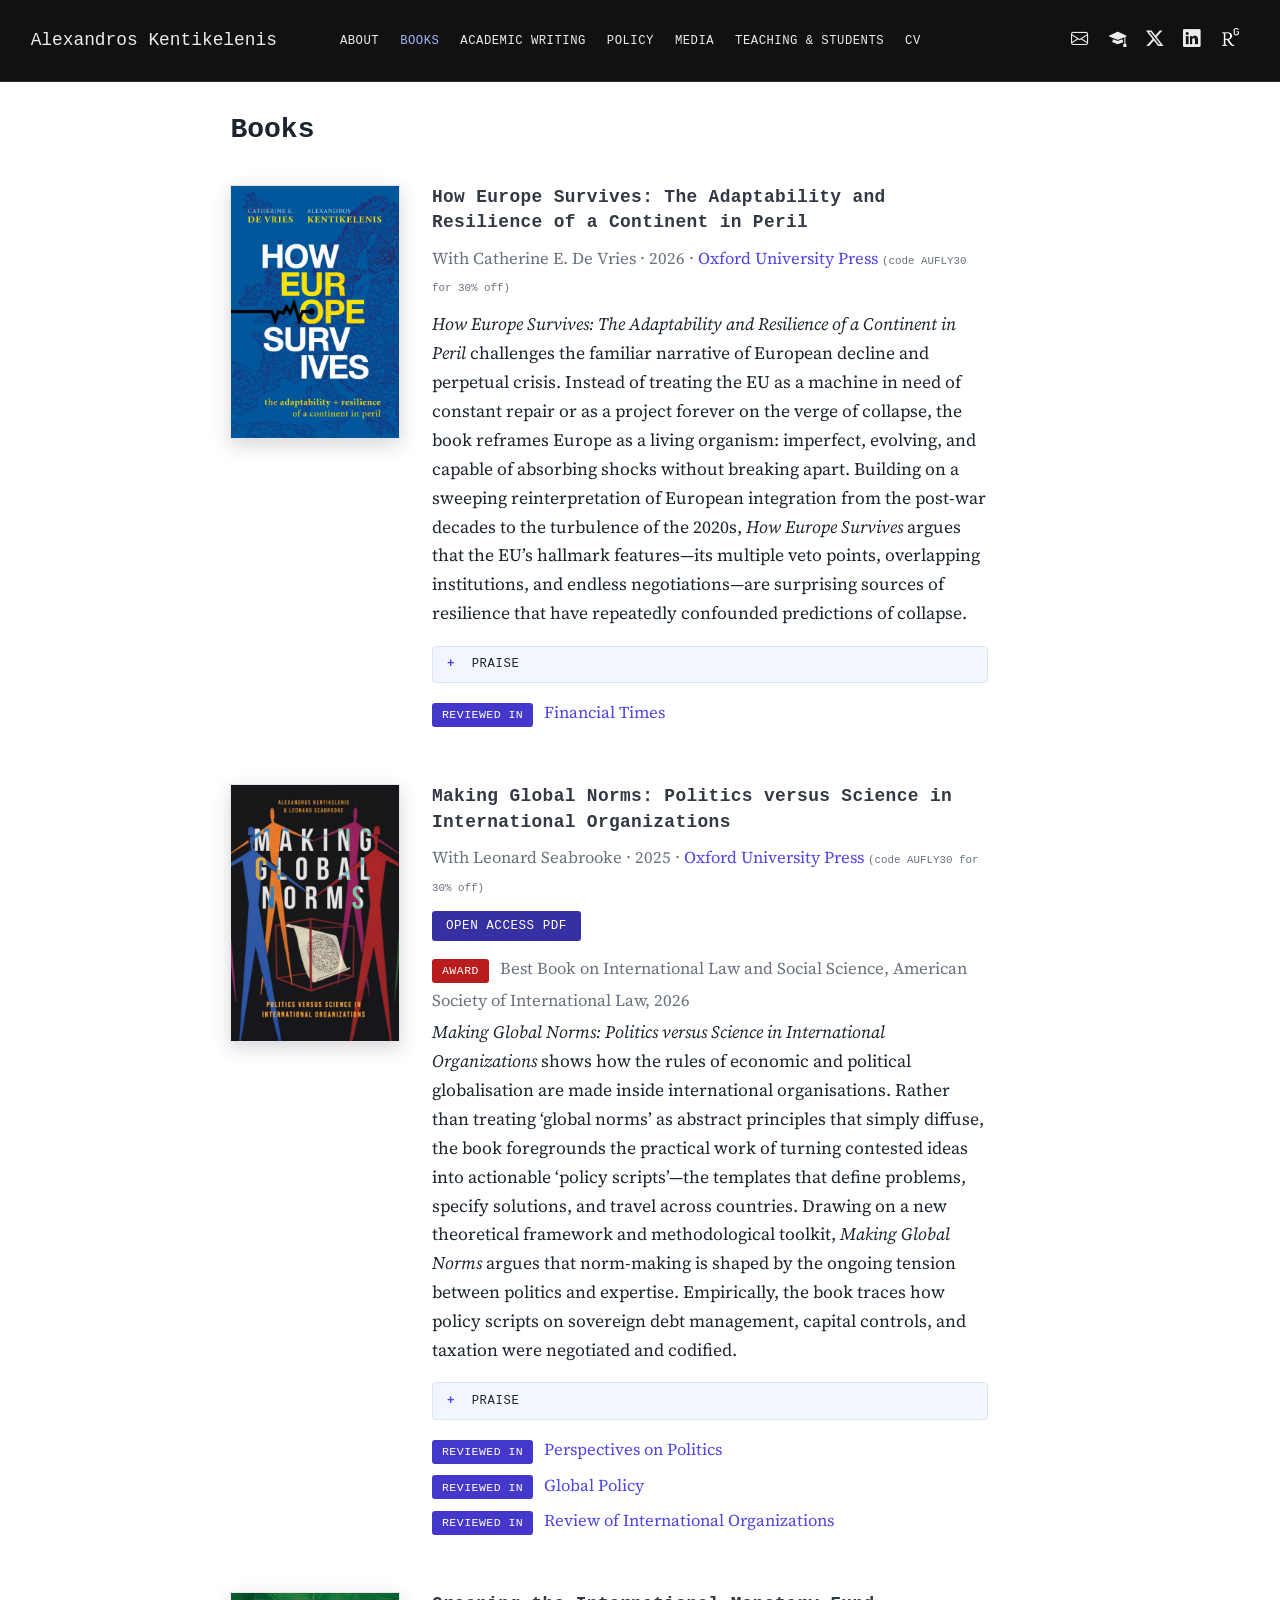
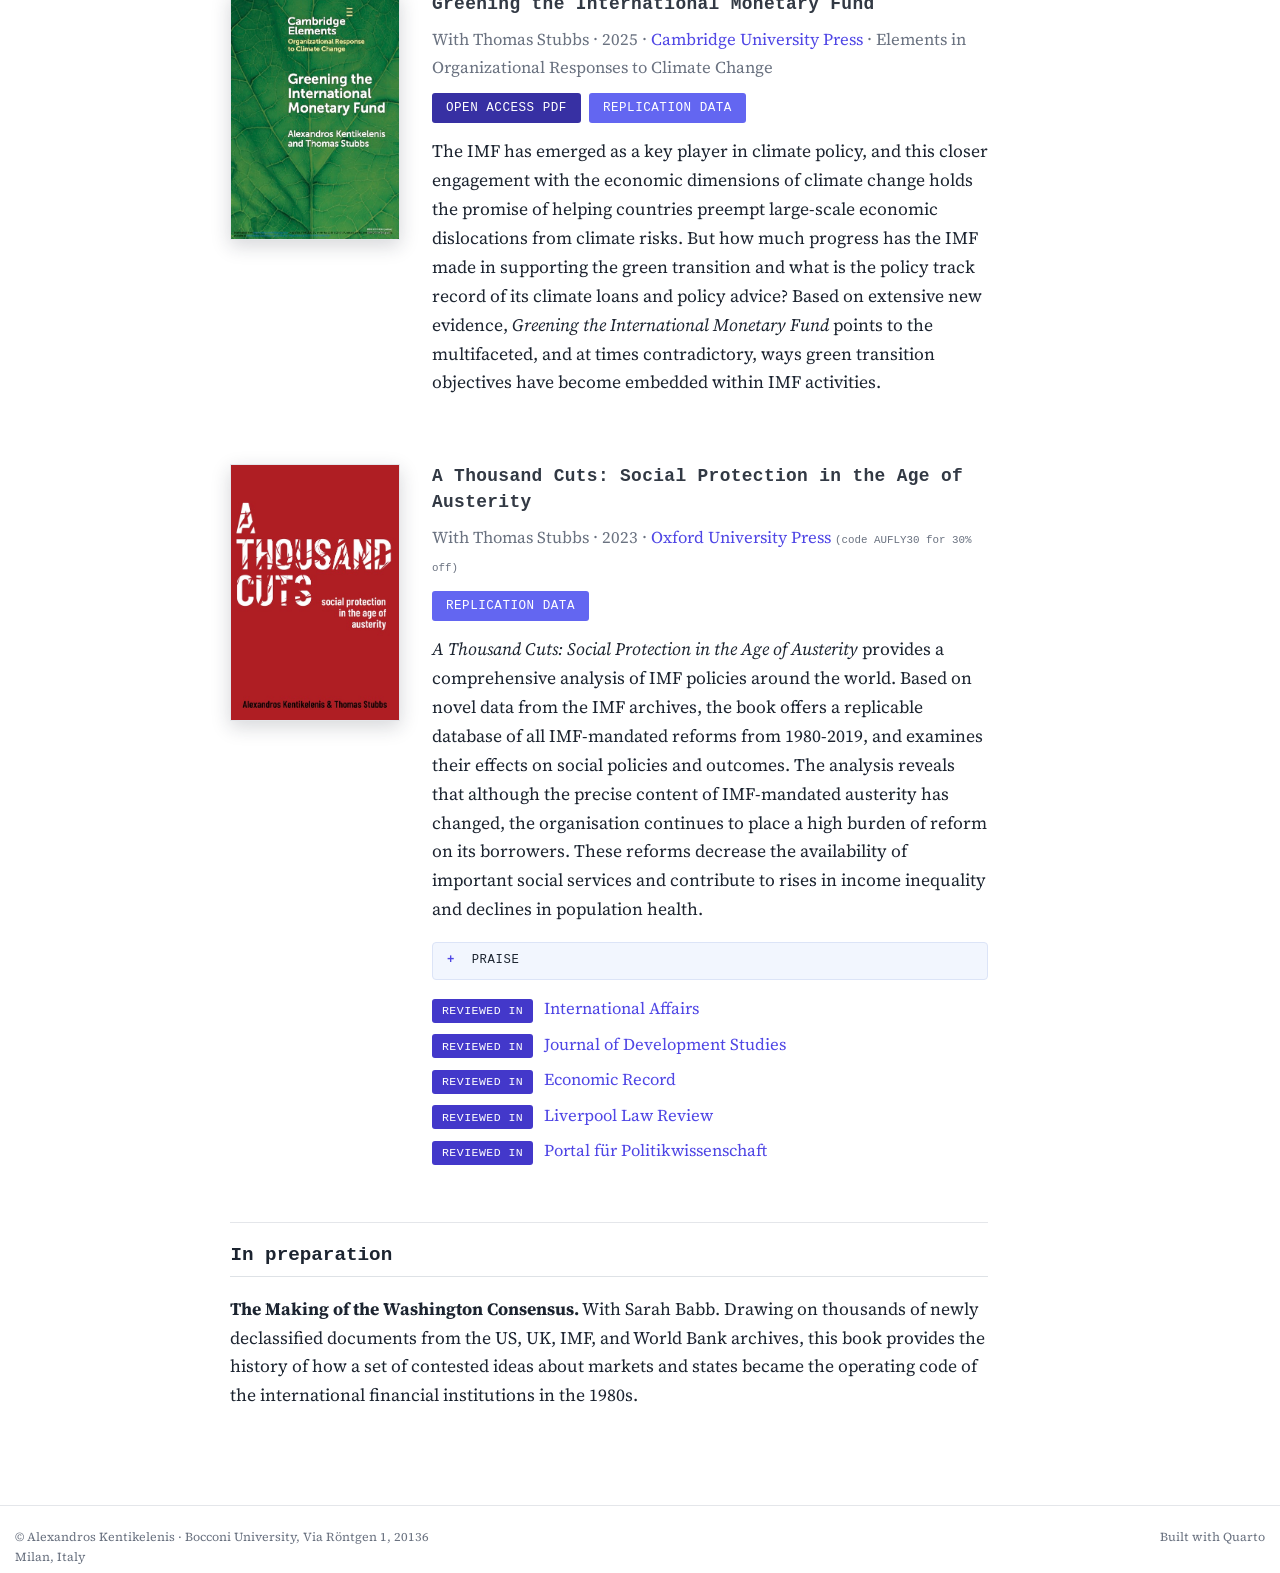
<file: docs/books.html>
<!DOCTYPE html>
<html xmlns="http://www.w3.org/1999/xhtml" lang="en" xml:lang="en"><head>

<meta charset="utf-8">
<meta name="generator" content="quarto-1.10.18">

<meta name="viewport" content="width=device-width, initial-scale=1.0, user-scalable=yes">


<title>Books – Alexandros Kentikelenis</title>
<style>
/* Default styles provided by pandoc.
** See https://pandoc.org/MANUAL.html#variables-for-html for config info.
*/
span.smallcaps{font-variant: small-caps;}
div.columns{display: flex; gap: 1.5em;}
div.column{flex: auto;}
@media screen {
div.columns{gap: min(4vw, 1.5em);}
div.column{overflow-x: auto;}
}
div.hanging-indent{margin-left: 1.5em; text-indent: -1.5em;}
ul.task-list{list-style: none;}
ul.task-list li input[type="checkbox"] {
  width: 0.8em;
  margin: 0 0.8em 0.2em -1em; /* quarto-specific, see https://github.com/quarto-dev/quarto-cli/issues/4556 */ 
  vertical-align: middle;
}
</style>


<script src="site_libs/quarto-nav/quarto-nav.js"></script>
<link href="./files/images/favicon.png" rel="icon" type="image/png">
<script src="site_libs/clipboard/clipboard.min.js"></script>
<script src="site_libs/quarto-html/quarto.js" type="module"></script>
<script src="site_libs/quarto-html/tabsets/tabsets.js" type="module"></script>
<script src="site_libs/quarto-html/popper.min.js"></script>
<script src="site_libs/quarto-html/tippy.umd.min.js"></script>
<script src="site_libs/quarto-html/anchor.min.js"></script>
<link href="site_libs/quarto-html/tippy.css" rel="stylesheet">
<link href="site_libs/quarto-html/quarto-syntax-highlighting-64a204ab8560d761af7679ceaba22944.css" rel="stylesheet" id="quarto-text-highlighting-styles">
<script src="site_libs/bootstrap/bootstrap.min.js"></script>
<link href="site_libs/bootstrap/bootstrap-icons.css" rel="stylesheet">
<link href="site_libs/bootstrap/bootstrap-e97f77b1eb107807da8931e1a2115edb.min.css" rel="stylesheet" append-hash="true" id="quarto-bootstrap" data-mode="light">
<script id="quarto-search-options" type="application/json">{
  "language": {
    "search-no-results-text": "No results",
    "search-matching-documents-text": "matching documents",
    "search-copy-link-title": "Copy link to search",
    "search-hide-matches-text": "Hide additional matches",
    "search-more-match-text": "more match in this document",
    "search-more-matches-text": "more matches in this document",
    "search-clear-button-title": "Clear",
    "search-text-placeholder": "",
    "search-detached-cancel-button-title": "Cancel",
    "search-submit-button-title": "Submit",
    "search-label": "Search"
  }
}</script>
<link rel="preconnect" href="https://fonts.googleapis.com">
<link rel="preconnect" href="https://fonts.gstatic.com" crossorigin="">
<link href="https://fonts.googleapis.com/css2?family=Source+Serif+4:ital,opsz,wght@0,8..60,400;0,8..60,600;1,8..60,400&amp;display=swap" rel="stylesheet">
<script data-goatcounter="https://kentikelenis.goatcounter.com/count" async="" src="//gc.zgo.at/count.js"></script>


<meta property="og:title" content="Books – Alexandros Kentikelenis">
<meta property="og:description" content="Professor of Political Economy and Sociology, Bocconi University. Global governance, international political economy, global health and social protection.">
<meta property="og:image" content="https://www.kentikelenis.net/[data-uri]">
<meta property="og:site_name" content="Alexandros Kentikelenis">
<meta property="og:image:alt" content="ResearchGate">
<meta name="twitter:title" content="Books – Alexandros Kentikelenis">
<meta name="twitter:description" content="Professor of Political Economy and Sociology, Bocconi University. Global governance, international political economy, global health and social protection.">
<meta name="twitter:image" content="https://www.kentikelenis.net/[data-uri]">
<meta name="twitter:image:alt" content="ResearchGate">
<meta name="twitter:card" content="summary_large_image">
</head>

<body class="nav-fixed fullcontent quarto-light">

<div id="quarto-search-results"></div>
  <header id="quarto-header" class="headroom fixed-top">
    <nav class="navbar navbar-expand-lg " data-bs-theme="dark">
      <div class="navbar-container container-fluid">
      <div class="navbar-brand-container mx-auto">
    <a class="navbar-brand" href="./index.html">
    <span class="navbar-title">Alexandros Kentikelenis</span>
    </a>
  </div>
          <button class="navbar-toggler" type="button" data-bs-toggle="collapse" data-bs-target="#navbarCollapse" aria-controls="navbarCollapse" role="menu" aria-expanded="false" aria-label="Toggle navigation" onclick="if (window.quartoToggleHeadroom) { window.quartoToggleHeadroom(); }">
  <span class="navbar-toggler-icon"></span>
</button>
          <div class="collapse navbar-collapse" id="navbarCollapse">
            <ul class="navbar-nav navbar-nav-scroll me-auto">
  <li class="nav-item">
    <a class="nav-link" href="./about.html"> 
<span class="menu-text">About</span></a>
  </li>  
  <li class="nav-item">
    <a class="nav-link active" href="./books.html" aria-current="page"> 
<span class="menu-text">Books</span></a>
  </li>  
  <li class="nav-item">
    <a class="nav-link" href="./academic-writing.html"> 
<span class="menu-text">Academic writing</span></a>
  </li>  
  <li class="nav-item">
    <a class="nav-link" href="./policy.html"> 
<span class="menu-text">Policy</span></a>
  </li>  
  <li class="nav-item">
    <a class="nav-link" href="./media.html"> 
<span class="menu-text">Media</span></a>
  </li>  
  <li class="nav-item">
    <a class="nav-link" href="./teaching.html"> 
<span class="menu-text">Teaching &amp; students</span></a>
  </li>  
  <li class="nav-item">
    <a class="nav-link" href="./cv.html"> 
<span class="menu-text">CV</span></a>
  </li>  
</ul>
            <ul class="navbar-nav navbar-nav-scroll ms-auto">
  <li class="nav-item compact">
    <a class="nav-link" href="mailto:alexandros.kentikelenis@unibocconi.it"> <i class="bi bi-envelope" role="img" aria-label="Email">
</i> 
<span class="menu-text"></span></a>
  </li>  
  <li class="nav-item compact">
    <a class="nav-link" href="https://scholar.google.co.uk/citations?user=WSKvdv4AAAAJ"> <i class="bi bi-mortarboard-fill" role="img" aria-label="Google Scholar">
</i> 
<span class="menu-text"></span></a>
  </li>  
  <li class="nav-item compact">
    <a class="nav-link" href="https://x.com/Kentikelenis"> <i class="bi bi-twitter-x" role="img" aria-label="X">
</i> 
<span class="menu-text"></span></a>
  </li>  
  <li class="nav-item compact">
    <a class="nav-link" href="https://www.linkedin.com/in/alexandros-kentikelenis/"> <i class="bi bi-linkedin" role="img" aria-label="LinkedIn">
</i> 
<span class="menu-text"></span></a>
  </li>  
  <li class="nav-item">
    <a class="nav-link" href="https://www.researchgate.net/profile/Alexandros-Kentikelenis"> 
<span class="menu-text"><img src="[data-uri]" alt="ResearchGate" style="height:1.05rem;width:auto;vertical-align:middle;position:relative;top:2px;display:inline-block;"></span></a>
  </li>  
</ul>
          </div> <!-- /navcollapse -->
            <div class="quarto-navbar-tools">
</div>
      </div> <!-- /container-fluid -->
    </nav>
</header>
<!-- content -->
<div id="quarto-content" class="quarto-container page-columns page-rows-contents page-layout-article page-navbar">
<!-- sidebar -->
<!-- margin-sidebar -->
    
<!-- main -->
<main class="content" id="quarto-document-content">

<header id="title-block-header" class="quarto-title-block default">
<div class="quarto-title">
<h1 class="title">Books</h1>
</div>



<div class="quarto-title-meta">

    
  
    
  </div>
  


</header>


<!-- To replace a cover: drop a JPG (roughly 600 × 900 px) into files/covers/ with the same filename. -->
<div class="book">
<p><img src="files/covers/how-europe-survives.jpg" class="img-fluid" alt="Cover of How Europe Survives"></p>
<div>
<h3 class="anchored">
How Europe Survives: The Adaptability and Resilience of a Continent in Peril
</h3>
<p class="meta">
With Catherine E. De Vries · 2026 · <a href="https://global.oup.com/academic/product/how-europe-survives-9780197908051">Oxford University Press</a> <span style="font-family:Menlo,Consolas,monospace;font-size:0.62rem;color:#6A7280;">(code AUFLY30 for 30% off)</span>
</p>
<p><em>How Europe Survives: The Adaptability and Resilience of a Continent in Peril</em> challenges the familiar narrative of European decline and perpetual crisis. Instead of treating the EU as a machine in need of constant repair or as a project forever on the verge of collapse, the book reframes Europe as a living organism: imperfect, evolving, and capable of absorbing shocks without breaking apart. Building on a sweeping reinterpretation of European integration from the post-war decades to the turbulence of the 2020s, <em>How Europe Survives</em> argues that the EU’s hallmark features—its multiple veto points, overlapping institutions, and endless negotiations—are surprising sources of resilience that have repeatedly confounded predictions of collapse.</p>
<details class="praise">
<summary>
Praise
</summary>
<blockquote class="blockquote">
“A timely and thought-provoking reflection on the continent’s past, present and future. An essential read for defenders of Europe.” — <em>Enrico Letta, former prime minister of Italy</em>
</blockquote>
<blockquote class="blockquote">
“Lately it has been very popular to bash Europe and criticise its lack of action in an increasingly turbulent world. This book by de Vries and Kentikelenis offers a different perspective. It shows that the European Union, since its creation, has indeed been a very adaptive organism and has remained resilient throughout decades of crises because of its flexibility. Therefore, also in this era of polycrisis, there is hope—if there is enough political will.” — <em>Cecilia Malmström, former European Commissioner for Trade, and for Home Affairs</em>
</blockquote>
<blockquote class="blockquote">
“European integration has been under strain for years, facing shock after shock. De Vries and Kentikelenis invite the reader to explore different dimensions of this crisis, including geopolitical and social. They rebut the habitual doomsayers not through citations of institutional optimism but by highlighting the EU’s adaptive strength and its genuine chance to build effective sovereignty.” — <em>László Andor, former European Commissioner for Employment, Social Affairs and Inclusion</em>
</blockquote>
<blockquote class="blockquote">
“This is one of the most original and compelling books on Europe’s future in years. De Vries and Kentikelenis move beyond the tired opposition between European decline and federalist salvation to offer a new way of thinking about the Union. By recasting Europe as an adaptive organism, they illuminate how conflict, compromise and imperfection can become sources of resilience. A brilliant and accessible account for anyone concerned with the European project.” — <em>Kalypso Nicolaïdis, European University Institute</em>
</blockquote>
<blockquote class="blockquote">
“De Vries and Kentikelenis explain how Europe has adapted to survive, and why today’s security and economic challenges will demand more than muddling through. A bracing and timely agenda for action, and essential reading for scholars and practitioners alike.” — <em>Simon Hix, London School of Economics</em>
</blockquote>
<blockquote class="blockquote">
“Too much has been written about the EU against an unrealistic template — one that sets the bar so high the institution is declared dead or irrelevant with exhausting regularity. <em>How Europe Survives</em> offers a brilliant corrective: an account of how the EU endures—imperfectly, but durably—that recalibrates the very yardsticks by which we judge it.” — <em>Stephanie C. Hofmann, Graduate Institute of International and Development Studies</em>
</blockquote>
<blockquote class="blockquote">
“This is exactly the book we need right now. De Vries and Kentikelenis compellingly show how the complexity, imperfections, and resilience of the European Union are a feature not a bug—and surprising sources of strength and adaptation in today’s challenging world. This creative and deeply thoughtful book is a must-read for anyone interested in a more prosperous, secure, and democratic Europe.” — <em>Kathleen R. McNamara, Georgetown University</em>
</blockquote>
<blockquote class="blockquote">
“<em>How Europe Survives</em> find[s] room for hope for European integration, despite all the gloom. De Vries and Kentikelenis have penned an emphatically pragmatic manifesto and one that seems in tune with the times.” — <em>Review by Ben Hall in the Financial Times</em>
</blockquote>
</details>
<p class="meta" style="margin:0 0 4px;">
<span style="display:inline-block;padding:2.5px 10px;border-radius:3px;margin:0 7px 4px 0;font-family:Menlo,Consolas,monospace;font-size:0.66rem;letter-spacing:0.04em;text-transform:uppercase;color:#fff;text-decoration:none;background:#4338CA;">Reviewed in</span> <a href="https://www.ft.com/content/a7edc935-51b1-4f05-b41e-63fd8514538e">Financial Times</a>
</p>
</div>
</div>
<div class="book">
<p><img src="files/covers/making-global-norms.jpg" class="img-fluid" alt="Cover of Making Global Norms"></p>
<div>
<h3 class="anchored">
Making Global Norms: Politics versus Science in International Organizations
</h3>
<p class="meta">
With Leonard Seabrooke · 2025 · <a href="https://global.oup.com/academic/product/making-global-norms-9780197828625">Oxford University Press</a> <span style="font-family:Menlo,Consolas,monospace;font-size:0.62rem;color:#6A7280;">(code AUFLY30 for 30% off)</span>
</p>
<p class="meta" style="margin:0 0 8px;">
<a href="files/books/making-global-norms.pdf" style="display:inline-block;padding:5px 14px;border-radius:3px;margin:0 8px 6px 0;font-family:Menlo,Consolas,monospace;font-size:0.72rem;letter-spacing:0.04em;text-transform:uppercase;color:#fff;text-decoration:none;background:#3730A3;">Open Access PDF</a>
</p>
<p class="meta" style="margin:0 0 4px;">
<span style="display:inline-block;padding:2.5px 10px;border-radius:3px;margin:0 7px 4px 0;font-family:Menlo,Consolas,monospace;font-size:0.66rem;letter-spacing:0.04em;text-transform:uppercase;color:#fff;text-decoration:none;background:#B91C1C;">Award</span> Best Book on International Law and Social Science, American Society of International Law, 2026
</p>
<p><em>Making Global Norms: Politics versus Science in International Organizations</em> shows how the rules of economic and political globalisation are made inside international organisations. Rather than treating ‘global norms’ as abstract principles that simply diffuse, the book foregrounds the practical work of turning contested ideas into actionable ‘policy scripts’—the templates that define problems, specify solutions, and travel across countries. Drawing on a new theoretical framework and methodological toolkit, <em>Making Global Norms</em> argues that norm-making is shaped by the ongoing tension between politics and expertise. Empirically, the book traces how policy scripts on sovereign debt management, capital controls, and taxation were negotiated and codified.</p>
<details class="praise">
<summary>
Praise
</summary>
<blockquote class="blockquote">
“The book stands out for its ability to combine an interest in broad questions about norm change, international organizations and the role of expertise in international politics with in-depth empirical work that brings out the particular norm dynamics, the actors involved in norm-making processes as well as their approaches and worldviews. <em>Making Global Norms</em> makes a significant contribution to our understanding of the dynamics of international law and norms by drawing on historical, sociological and political science methods and literatures with a rare sophistication.” — <em>Laudation by the award committee for the Best Book in International Law and Social Science, American Society of International Law</em>
</blockquote>
<blockquote class="blockquote">
“Kentikelenis and Seabrooke have written an excellent book. They have given international relations a new theory for conceptualizing the agency of international organizations.” — <em>Review by Jeffrey T. Checkel (European University Institute) in Perspectives on Politics</em>
</blockquote>
<blockquote class="blockquote">
“<em>Making Global Norms</em> is an ambitious book, with nuanced arguments and a wealth of data, and will be important reading for both scholars of international cooperation and those of bureaucratic politics more broadly. It should further serve as a strong foundation for future research.” — <em>Review by Noah Zucker (Princeton University) in Review of International Organizations</em>
</blockquote>
<blockquote class="blockquote">
“Ultimately, this is a book about the people who make international organisations function. By demonstrating that global norms are not simply shaped by national voting alliances or by technocrats, Kentikelenis and Seabrooke provide an important new way of understanding the determinants of policy preferences.” — <em>Review by Robyn Klingler-Vidra (King’s College, London) in Global Policy</em>
</blockquote>
</details>
<p class="meta" style="margin:0 0 4px;">
<span style="display:inline-block;padding:2.5px 10px;border-radius:3px;margin:0 7px 4px 0;font-family:Menlo,Consolas,monospace;font-size:0.66rem;letter-spacing:0.04em;text-transform:uppercase;color:#fff;text-decoration:none;background:#4338CA;">Reviewed in</span> <a href="https://doi.org/10.1017/S1537592726105726">Perspectives on Politics</a>
</p>
<p class="meta" style="margin:0 0 4px;">
<span style="display:inline-block;padding:2.5px 10px;border-radius:3px;margin:0 7px 4px 0;font-family:Menlo,Consolas,monospace;font-size:0.66rem;letter-spacing:0.04em;text-transform:uppercase;color:#fff;text-decoration:none;background:#4338CA;">Reviewed in</span> <a href="https://www.globalpolicyjournal.com/blog/19/08/2026/book-review-making-global-norms-politics-versus-science-international-organizations">Global Policy</a>
</p>
<p class="meta" style="margin:0 0 4px;">
<span style="display:inline-block;padding:2.5px 10px;border-radius:3px;margin:0 7px 4px 0;font-family:Menlo,Consolas,monospace;font-size:0.66rem;letter-spacing:0.04em;text-transform:uppercase;color:#fff;text-decoration:none;background:#4338CA;">Reviewed in</span> <a href="https://doi.org/10.1007/s11558-026-09643-5">Review of International Organizations</a>
</p>
</div>
</div>
<div class="book">
<p><img src="files/covers/greening-the-imf.jpg" class="img-fluid" alt="Cover of Greening the International Monetary Fund"></p>
<div>
<h3 class="anchored">
Greening the International Monetary Fund
</h3>
<p class="meta">
With Thomas Stubbs · 2025 · <a href="https://www.cambridge.org/core_title/gb/626425">Cambridge University Press</a> · Elements in Organizational Responses to Climate Change
</p>
<p class="meta" style="margin:0 0 8px;">
<a href="files/books/greening-the-imf.pdf" style="display:inline-block;padding:5px 14px;border-radius:3px;margin:0 8px 6px 0;font-family:Menlo,Consolas,monospace;font-size:0.72rem;letter-spacing:0.04em;text-transform:uppercase;color:#fff;text-decoration:none;background:#3730A3;">Open Access PDF</a><a href="https://doi.org/10.7910/DVN/8BSKWO" style="display:inline-block;padding:5px 14px;border-radius:3px;margin:0 8px 6px 0;font-family:Menlo,Consolas,monospace;font-size:0.72rem;letter-spacing:0.04em;text-transform:uppercase;color:#fff;text-decoration:none;background:#6366F1;">Replication data</a>
</p>
<p>The IMF has emerged as a key player in climate policy, and this closer engagement with the economic dimensions of climate change holds the promise of helping countries preempt large-scale economic dislocations from climate risks. But how much progress has the IMF made in supporting the green transition and what is the policy track record of its climate loans and policy advice? Based on extensive new evidence, <em>Greening the International Monetary Fund</em> points to the multifaceted, and at times contradictory, ways green transition objectives have become embedded within IMF activities.</p>
</div>
</div>
<div class="book">
<p><img src="files/covers/a-thousand-cuts.jpg" class="img-fluid" alt="Cover of A Thousand Cuts"></p>
<div>
<h3 class="anchored">
A Thousand Cuts: Social Protection in the Age of Austerity
</h3>
<p class="meta">
With Thomas Stubbs · 2023 · <a href="https://global.oup.com/academic/product/a-thousand-cuts-9780190637736">Oxford University Press</a> <span style="font-family:Menlo,Consolas,monospace;font-size:0.62rem;color:#6A7280;">(code AUFLY30 for 30% off)</span>
</p>
<p class="meta" style="margin:0 0 8px;">
<a href="https://doi.org/10.7910/DVN/DPV99L" style="display:inline-block;padding:5px 14px;border-radius:3px;margin:0 8px 6px 0;font-family:Menlo,Consolas,monospace;font-size:0.72rem;letter-spacing:0.04em;text-transform:uppercase;color:#fff;text-decoration:none;background:#6366F1;">Replication data</a>
</p>
<p><em>A Thousand Cuts: Social Protection in the Age of Austerity</em> provides a comprehensive analysis of IMF policies around the world. Based on novel data from the IMF archives, the book offers a replicable database of all IMF-mandated reforms from 1980-2019, and examines their effects on social policies and outcomes. The analysis reveals that although the precise content of IMF-mandated austerity has changed, the organisation continues to place a high burden of reform on its borrowers. These reforms decrease the availability of important social services and contribute to rises in income inequality and declines in population health.</p>
<details class="praise">
<summary>
Praise
</summary>
<blockquote class="blockquote">
“<em>A Thousand Cuts</em> is the most significant piece of research on austerity’s pernicious effects in the Global South. Alexandros Kentikelenis and Thomas Stubbs meticulously demonstrate that budget cuts fail poorer countries time and time again. This is essential reading for anyone concerned with how the world can avoid economic mistakes of the past, and how governments can implement policies that promote social protection.” — <em>Mark Blyth, The William R. Rhodes ’57 Professor of International Economics, Brown University</em>
</blockquote>
<blockquote class="blockquote">
“This carefully researched book examines more than 6,000 IMF loan documents over four decades to show convincingly that IMF conditionalities still require regressive public policies that in turn have regressive socio-economic outcomes. Such an important book must be read carefully in every national capital, and most of all in Washington, D.C. It forms the basis for arguments for major change if the IMF is to be fit for purpose in the contemporary world economy.” — <em>Jayati Ghosh, Professor of Economics, University of Massachusetts - Amherst</em>
</blockquote>
<blockquote class="blockquote">
“In brilliant, novel detail, <em>A Thousand Cuts</em> provides a devastating indictment of the IMF’s austerity-driven conditionality and its systemic undermining of social policies and outcomes. It should be required reading not just for scholars and policy activists, but also for IMF staff intent on substantively changing the institution’s practices.” — <em>Daniela Gabor, Professor of Economics, School of Oriental and African Studies</em>
</blockquote>
<blockquote class="blockquote">
“<em>A Thousand Cuts</em> is the first comprehensive, data-driven analysis of the outcomes of IMF lending policies. While the methodology is rigorous and writing style elegant, the conclusions are not pretty. Kentikelenis and Stubbs document the consistently devastating social consequences of ill-conceived austerity measures by the IMF. This truly original and alarming new volume is mandatory reading for anyone interested in how to build a more progressive global economic governance based on evidence over ideology.” — <em>Kevin P. Gallagher, Director of the Global Development Policy Center, Boston University</em>
</blockquote>
<blockquote class="blockquote">
“The book weaves together a sobering analysis with a lucid and historically contextualizing narrative. It should serve as inspiration, both for researchers who want to develop and communicate robust evidence on the financial institutions that make our world, and for the policy-makers and activists who wish to transform them.” — <em>Review by Rosie Collington in International Affairs</em>
</blockquote>
</details>
<p class="meta" style="margin:0 0 4px;">
<span style="display:inline-block;padding:2.5px 10px;border-radius:3px;margin:0 7px 4px 0;font-family:Menlo,Consolas,monospace;font-size:0.66rem;letter-spacing:0.04em;text-transform:uppercase;color:#fff;text-decoration:none;background:#4338CA;">Reviewed in</span> <a href="https://doi.org/10.1093/ia/iiae111">International Affairs</a>
</p>
<p class="meta" style="margin:0 0 4px;">
<span style="display:inline-block;padding:2.5px 10px;border-radius:3px;margin:0 7px 4px 0;font-family:Menlo,Consolas,monospace;font-size:0.66rem;letter-spacing:0.04em;text-transform:uppercase;color:#fff;text-decoration:none;background:#4338CA;">Reviewed in</span> <a href="https://doi.org/10.1080/00220388.2024.2350777">Journal of Development Studies</a>
</p>
<p class="meta" style="margin:0 0 4px;">
<span style="display:inline-block;padding:2.5px 10px;border-radius:3px;margin:0 7px 4px 0;font-family:Menlo,Consolas,monospace;font-size:0.66rem;letter-spacing:0.04em;text-transform:uppercase;color:#fff;text-decoration:none;background:#4338CA;">Reviewed in</span> <a href="https://doi.org/10.1111/1475-4932.12825">Economic Record</a>
</p>
<p class="meta" style="margin:0 0 4px;">
<span style="display:inline-block;padding:2.5px 10px;border-radius:3px;margin:0 7px 4px 0;font-family:Menlo,Consolas,monospace;font-size:0.66rem;letter-spacing:0.04em;text-transform:uppercase;color:#fff;text-decoration:none;background:#4338CA;">Reviewed in</span> <a href="https://doi.org/10.1007/s10991-024-09375-9">Liverpool Law Review</a>
</p>
<p class="meta" style="margin:0 0 4px;">
<span style="display:inline-block;padding:2.5px 10px;border-radius:3px;margin:0 7px 4px 0;font-family:Menlo,Consolas,monospace;font-size:0.66rem;letter-spacing:0.04em;text-transform:uppercase;color:#fff;text-decoration:none;background:#4338CA;">Reviewed in</span> <a href="https://www.pw-portal.de/demokratie-und-frieden/ueberblick/alexandros-kentikelenis-thomas-stubbs-a-thousand-cuts-social-protection-in-the-age-of-austerity">Portal für Politikwissenschaft</a>
</p>
<!-- A Thousand Cuts PDF is at files/books/a-thousand-cuts.pdf if you decide to link it:
     add · [PDF](files/books/a-thousand-cuts.pdf) to the book-links line above. -->
</div>
</div>
<section id="in-preparation" class="level2">
<h2 class="anchored" data-anchor-id="in-preparation">In preparation</h2>
<p><strong>The Making of the Washington Consensus.</strong> With Sarah Babb. Drawing on thousands of newly declassified documents from the US, UK, IMF, and World Bank archives, this book provides the history of how a set of contested ideas about markets and states became the operating code of the international financial institutions in the 1980s.</p>


</section>

</main> <!-- /main -->
<script id="quarto-html-after-body" type="application/javascript">
  window.document.addEventListener("DOMContentLoaded", function (event) {
    const icon = "";
    const anchorJS = new window.AnchorJS();
    anchorJS.options = {
      placement: 'right',
      icon: icon
    };
    anchorJS.add('.anchored');
    const isCodeAnnotation = (el) => {
      for (const clz of el.classList) {
        if (clz.startsWith('code-annotation-')) {                     
          return true;
        }
      }
      return false;
    }
    const onCopySuccess = function(e) {
      // button target
      const button = e.trigger;
      // don't keep focus
      button.blur();
      // flash "checked"
      button.classList.add('code-copy-button-checked');
      var currentTitle = button.getAttribute("title");
      button.setAttribute("title", "Copied!");
      let tooltip;
      if (window.bootstrap) {
        button.setAttribute("data-bs-toggle", "tooltip");
        button.setAttribute("data-bs-placement", "left");
        button.setAttribute("data-bs-title", "Copied!");
        tooltip = new bootstrap.Tooltip(button, 
          { trigger: "manual", 
            customClass: "code-copy-button-tooltip",
            offset: [0, -8]});
        tooltip.show();    
      }
      setTimeout(function() {
        if (tooltip) {
          tooltip.hide();
          button.removeAttribute("data-bs-title");
          button.removeAttribute("data-bs-toggle");
          button.removeAttribute("data-bs-placement");
        }
        button.setAttribute("title", currentTitle);
        button.classList.remove('code-copy-button-checked');
      }, 1000);
      // clear code selection
      e.clearSelection();
    }
    const getTextToCopy = function(trigger) {
      const outerScaffold = trigger.parentElement.cloneNode(true);
      const codeEl = outerScaffold.querySelector('code');
      for (const childEl of codeEl.children) {
        if (isCodeAnnotation(childEl)) {
          childEl.remove();
        }
      }
      return codeEl.innerText;
    }
    const clipboard = new window.ClipboardJS('.code-copy-button:not([data-in-quarto-modal])', {
      text: getTextToCopy
    });
    clipboard.on('success', onCopySuccess);
    if (window.document.getElementById('quarto-embedded-source-code-modal')) {
      const clipboardModal = new window.ClipboardJS('.code-copy-button[data-in-quarto-modal]', {
        text: getTextToCopy,
        container: window.document.getElementById('quarto-embedded-source-code-modal')
      });
      clipboardModal.on('success', onCopySuccess);
    }
      var localhostRegex = new RegExp(/^(?:http|https):\/\/localhost\:?[0-9]*\//);
      var mailtoRegex = new RegExp(/^mailto:/);
        var filterRegex = new RegExp("https:\/\/www\.kentikelenis\.net");
      var isInternal = (href) => {
          return filterRegex.test(href) || localhostRegex.test(href) || mailtoRegex.test(href);
      }
      // Inspect non-navigation links and adorn them if external
     var links = window.document.querySelectorAll('a[href]:not(.nav-link):not(.navbar-brand):not(.toc-action):not(.sidebar-link):not(.sidebar-item-toggle):not(.pagination-link):not(.no-external):not([aria-hidden]):not(.dropdown-item):not(.quarto-navigation-tool):not(.about-link)');
      for (var i=0; i<links.length; i++) {
        const link = links[i];
        if (!isInternal(link.href)) {
          // undo the damage that might have been done by quarto-nav.js in the case of
          // links that we want to consider external
          if (link.dataset.originalHref !== undefined) {
            link.href = link.dataset.originalHref;
          }
            // target, if specified
            link.setAttribute("target", "_blank");
            if (link.getAttribute("rel") === null) {
              link.setAttribute("rel", "noopener");
            }
        }
      }
    function tippyHover(el, contentFn, onTriggerFn, onUntriggerFn) {
      const config = {
        allowHTML: true,
        maxWidth: 500,
        delay: 100,
        arrow: false,
        appendTo: function(el) {
            return el.parentElement;
        },
        interactive: true,
        interactiveBorder: 10,
        theme: 'quarto',
        placement: 'bottom-start',
      };
      if (contentFn) {
        config.content = contentFn;
      }
      if (onTriggerFn) {
        config.onTrigger = onTriggerFn;
      }
      if (onUntriggerFn) {
        config.onUntrigger = onUntriggerFn;
      }
      window.tippy(el, config); 
    }
    const noterefs = window.document.querySelectorAll('a[role="doc-noteref"]');
    for (var i=0; i<noterefs.length; i++) {
      const ref = noterefs[i];
      tippyHover(ref, function() {
        // use id or data attribute instead here
        let href = ref.getAttribute('data-footnote-href') || ref.getAttribute('href');
        try { href = new URL(href).hash; } catch {}
        const id = href.replace(/^#\/?/, "");
        const note = window.document.getElementById(id);
        if (note) {
          return note.innerHTML;
        } else {
          return "";
        }
      });
    }
    const xrefs = window.document.querySelectorAll('a.quarto-xref');
    const processXRef = (id, note) => {
      // Strip column container classes
      const stripColumnClz = (el) => {
        el.classList.remove("page-full", "page-columns");
        if (el.children) {
          for (const child of el.children) {
            stripColumnClz(child);
          }
        }
      }
      stripColumnClz(note)
      if (id === null || id.startsWith('sec-')) {
        // Special case sections, only their first couple elements
        const container = document.createElement("div");
        if (note.children && note.children.length > 2) {
          container.appendChild(note.children[0].cloneNode(true));
          for (let i = 1; i < note.children.length; i++) {
            const child = note.children[i];
            if (child.tagName === "P" && child.innerText === "") {
              continue;
            } else {
              container.appendChild(child.cloneNode(true));
              break;
            }
          }
          if (window.Quarto?.typesetMath) {
            window.Quarto.typesetMath(container);
          }
          return container.innerHTML
        } else {
          if (window.Quarto?.typesetMath) {
            window.Quarto.typesetMath(note);
          }
          return note.innerHTML;
        }
      } else {
        // Remove any anchor links if they are present
        const anchorLink = note.querySelector('a.anchorjs-link');
        if (anchorLink) {
          anchorLink.remove();
        }
        if (window.Quarto?.typesetMath) {
          window.Quarto.typesetMath(note);
        }
        if (note.classList.contains("callout")) {
          return note.outerHTML;
        } else {
          return note.innerHTML;
        }
      }
    }
    for (var i=0; i<xrefs.length; i++) {
      const xref = xrefs[i];
      tippyHover(xref, undefined, function(instance) {
        instance.disable();
        let url = xref.getAttribute('href');
        let hash = undefined; 
        if (url.startsWith('#')) {
          hash = url;
        } else {
          try { hash = new URL(url).hash; } catch {}
        }
        if (hash) {
          const id = hash.replace(/^#\/?/, "");
          const note = window.document.getElementById(id);
          if (note !== null) {
            try {
              const html = processXRef(id, note.cloneNode(true));
              instance.setContent(html);
            } finally {
              instance.enable();
              instance.show();
            }
          } else {
            // See if we can fetch this
            fetch(url.split('#')[0])
            .then(res => res.text())
            .then(html => {
              const parser = new DOMParser();
              const htmlDoc = parser.parseFromString(html, "text/html");
              const note = htmlDoc.getElementById(id);
              if (note !== null) {
                const html = processXRef(id, note);
                instance.setContent(html);
              } 
            }).finally(() => {
              instance.enable();
              instance.show();
            });
          }
        } else {
          // See if we can fetch a full url (with no hash to target)
          // This is a special case and we should probably do some content thinning / targeting
          fetch(url)
          .then(res => res.text())
          .then(html => {
            const parser = new DOMParser();
            const htmlDoc = parser.parseFromString(html, "text/html");
            const note = htmlDoc.querySelector('main.content');
            if (note !== null) {
              // This should only happen for chapter cross references
              // (since there is no id in the URL)
              // remove the first header
              if (note.children.length > 0 && note.children[0].tagName === "HEADER") {
                note.children[0].remove();
              }
              const html = processXRef(null, note);
              instance.setContent(html);
            } 
          }).finally(() => {
            instance.enable();
            instance.show();
          });
        }
      }, function(instance) {
      });
    }
        let selectedAnnoteEl;
        const selectorForAnnotation = ( cell, annotation) => {
          let cellAttr = 'data-code-cell="' + cell + '"';
          let lineAttr = 'data-code-annotation="' +  annotation + '"';
          const selector = 'span[' + cellAttr + '][' + lineAttr + ']';
          return selector;
        }
        const selectCodeLines = (annoteEl) => {
          const doc = window.document;
          const targetCell = annoteEl.getAttribute("data-target-cell");
          const targetAnnotation = annoteEl.getAttribute("data-target-annotation");
          const annoteSpan = window.document.querySelector(selectorForAnnotation(targetCell, targetAnnotation));
          const lines = annoteSpan.getAttribute("data-code-lines").split(",");
          const lineIds = lines.map((line) => {
            return targetCell + "-" + line;
          })
          let top = null;
          let height = null;
          let parent = null;
          if (lineIds.length > 0) {
              //compute the position of the single el (top and bottom and make a div)
              const el = window.document.getElementById(lineIds[0]);
              top = el.offsetTop;
              height = el.offsetHeight;
              parent = el.parentElement.parentElement;
            if (lineIds.length > 1) {
              const lastEl = window.document.getElementById(lineIds[lineIds.length - 1]);
              const bottom = lastEl.offsetTop + lastEl.offsetHeight;
              height = bottom - top;
            }
            if (top !== null && height !== null && parent !== null) {
              // cook up a div (if necessary) and position it 
              let div = window.document.getElementById("code-annotation-line-highlight");
              if (div === null) {
                div = window.document.createElement("div");
                div.setAttribute("id", "code-annotation-line-highlight");
                div.style.position = 'absolute';
                parent.appendChild(div);
              }
              div.style.top = top - 2 + "px";
              div.style.height = height + 4 + "px";
              div.style.left = 0;
              let gutterDiv = window.document.getElementById("code-annotation-line-highlight-gutter");
              if (gutterDiv === null) {
                gutterDiv = window.document.createElement("div");
                gutterDiv.setAttribute("id", "code-annotation-line-highlight-gutter");
                gutterDiv.style.position = 'absolute';
                const codeCell = window.document.getElementById(targetCell);
                const gutter = codeCell.querySelector('.code-annotation-gutter');
                gutter.appendChild(gutterDiv);
              }
              gutterDiv.style.top = top - 2 + "px";
              gutterDiv.style.height = height + 4 + "px";
            }
            selectedAnnoteEl = annoteEl;
          }
        };
        const unselectCodeLines = () => {
          const elementsIds = ["code-annotation-line-highlight", "code-annotation-line-highlight-gutter"];
          elementsIds.forEach((elId) => {
            const div = window.document.getElementById(elId);
            if (div) {
              div.remove();
            }
          });
          selectedAnnoteEl = undefined;
        };
          // Handle positioning of the toggle
      window.addEventListener(
        "resize",
        throttle(() => {
          elRect = undefined;
          if (selectedAnnoteEl) {
            selectCodeLines(selectedAnnoteEl);
          }
        }, 10)
      );
      function throttle(fn, ms) {
      let throttle = false;
      let timer;
        return (...args) => {
          if(!throttle) { // first call gets through
              fn.apply(this, args);
              throttle = true;
          } else { // all the others get throttled
              if(timer) clearTimeout(timer); // cancel #2
              timer = setTimeout(() => {
                fn.apply(this, args);
                timer = throttle = false;
              }, ms);
          }
        };
      }
        // Attach click handler to the DT
        const annoteDls = window.document.querySelectorAll('dt[data-target-cell]');
        for (const annoteDlNode of annoteDls) {
          annoteDlNode.addEventListener('click', (event) => {
            const clickedEl = event.target;
            if (clickedEl !== selectedAnnoteEl) {
              unselectCodeLines();
              const activeEl = window.document.querySelector('dt[data-target-cell].code-annotation-active');
              if (activeEl) {
                activeEl.classList.remove('code-annotation-active');
              }
              selectCodeLines(clickedEl);
              clickedEl.classList.add('code-annotation-active');
            } else {
              // Unselect the line
              unselectCodeLines();
              clickedEl.classList.remove('code-annotation-active');
            }
          });
        }
    const findCites = (el) => {
      const parentEl = el.parentElement;
      if (parentEl) {
        const cites = parentEl.dataset.cites;
        if (cites) {
          return {
            el,
            cites: cites.split(' ')
          };
        } else {
          return findCites(el.parentElement)
        }
      } else {
        return undefined;
      }
    };
    var bibliorefs = window.document.querySelectorAll('a[role="doc-biblioref"]');
    for (var i=0; i<bibliorefs.length; i++) {
      const ref = bibliorefs[i];
      const citeInfo = findCites(ref);
      if (citeInfo) {
        tippyHover(citeInfo.el, function() {
          var popup = window.document.createElement('div');
          citeInfo.cites.forEach(function(cite) {
            var citeDiv = window.document.createElement('div');
            citeDiv.classList.add('hanging-indent');
            citeDiv.classList.add('csl-entry');
            var biblioDiv = window.document.getElementById('ref-' + cite);
            if (biblioDiv) {
              citeDiv.innerHTML = biblioDiv.innerHTML;
            }
            popup.appendChild(citeDiv);
          });
          return popup.innerHTML;
        });
      }
    }
  });
  </script>
</div> <!-- /content -->
<footer class="footer">
  <div class="nav-footer">
    <div class="nav-footer-left">
<p>© Alexandros Kentikelenis · Bocconi University, Via Röntgen 1, 20136 Milan, Italy</p>
</div>   
    <div class="nav-footer-center">
      &nbsp;
    </div>
    <div class="nav-footer-right">
<p>Built with <a href="https://quarto.org">Quarto</a></p>
</div>
  </div>
</footer>
<script data-newtab-script="">
// Open external links and file downloads in a new tab; keep site navigation in this tab.
document.addEventListener("DOMContentLoaded", function () {
  document.querySelectorAll("a[href]").forEach(function (a) {
    var h = a.getAttribute("href") || "";
    var external = /^https?:\/\//i.test(h) && a.hostname !== window.location.hostname;
    var isFile = /\.pdf(\?|#|$)/i.test(h);
    if (external || isFile) { a.target = "_blank"; a.rel = "noopener"; }
  });
});
</script>




</body></html>
</file>
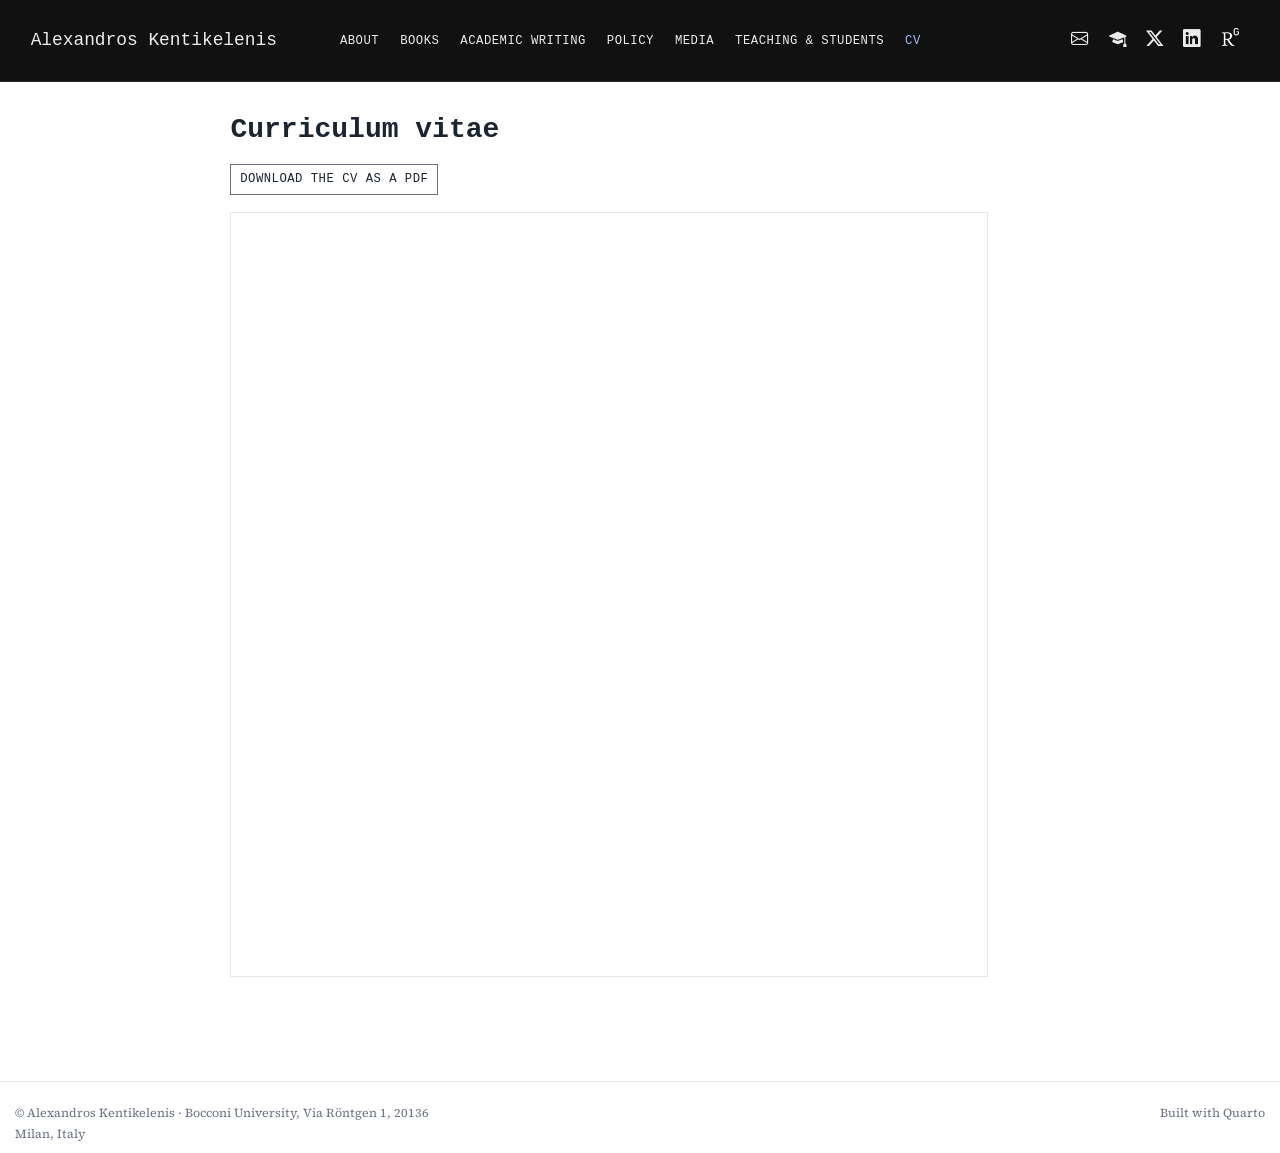
<file: docs/cv.html>
<!DOCTYPE html>
<html xmlns="http://www.w3.org/1999/xhtml" lang="en" xml:lang="en"><head>

<meta charset="utf-8">
<meta name="generator" content="quarto-1.10.18">

<meta name="viewport" content="width=device-width, initial-scale=1.0, user-scalable=yes">


<title>Curriculum vitae – Alexandros Kentikelenis</title>
<style>
/* Default styles provided by pandoc.
** See https://pandoc.org/MANUAL.html#variables-for-html for config info.
*/
span.smallcaps{font-variant: small-caps;}
div.columns{display: flex; gap: 1.5em;}
div.column{flex: auto;}
@media screen {
div.columns{gap: min(4vw, 1.5em);}
div.column{overflow-x: auto;}
}
div.hanging-indent{margin-left: 1.5em; text-indent: -1.5em;}
ul.task-list{list-style: none;}
ul.task-list li input[type="checkbox"] {
  width: 0.8em;
  margin: 0 0.8em 0.2em -1em; /* quarto-specific, see https://github.com/quarto-dev/quarto-cli/issues/4556 */ 
  vertical-align: middle;
}
</style>


<script src="site_libs/quarto-nav/quarto-nav.js"></script>
<link href="./files/images/favicon.png" rel="icon" type="image/png">
<script src="site_libs/clipboard/clipboard.min.js"></script>
<script src="site_libs/quarto-html/quarto.js" type="module"></script>
<script src="site_libs/quarto-html/tabsets/tabsets.js" type="module"></script>
<script src="site_libs/quarto-html/popper.min.js"></script>
<script src="site_libs/quarto-html/tippy.umd.min.js"></script>
<script src="site_libs/quarto-html/anchor.min.js"></script>
<link href="site_libs/quarto-html/tippy.css" rel="stylesheet">
<link href="site_libs/quarto-html/quarto-syntax-highlighting-64a204ab8560d761af7679ceaba22944.css" rel="stylesheet" id="quarto-text-highlighting-styles">
<script src="site_libs/bootstrap/bootstrap.min.js"></script>
<link href="site_libs/bootstrap/bootstrap-icons.css" rel="stylesheet">
<link href="site_libs/bootstrap/bootstrap-e97f77b1eb107807da8931e1a2115edb.min.css" rel="stylesheet" append-hash="true" id="quarto-bootstrap" data-mode="light">
<script id="quarto-search-options" type="application/json">{
  "language": {
    "search-no-results-text": "No results",
    "search-matching-documents-text": "matching documents",
    "search-copy-link-title": "Copy link to search",
    "search-hide-matches-text": "Hide additional matches",
    "search-more-match-text": "more match in this document",
    "search-more-matches-text": "more matches in this document",
    "search-clear-button-title": "Clear",
    "search-text-placeholder": "",
    "search-detached-cancel-button-title": "Cancel",
    "search-submit-button-title": "Submit",
    "search-label": "Search"
  }
}</script>
<link rel="preconnect" href="https://fonts.googleapis.com">
<link rel="preconnect" href="https://fonts.gstatic.com" crossorigin="">
<link href="https://fonts.googleapis.com/css2?family=Source+Serif+4:ital,opsz,wght@0,8..60,400;0,8..60,600;1,8..60,400&amp;display=swap" rel="stylesheet">
<script data-goatcounter="https://kentikelenis.goatcounter.com/count" async="" src="//gc.zgo.at/count.js"></script>


<meta property="og:title" content="Curriculum vitae – Alexandros Kentikelenis">
<meta property="og:description" content="Professor of Political Economy and Sociology, Bocconi University. Global governance, international political economy, global health and social protection.">
<meta property="og:image" content="https://www.kentikelenis.net/[data-uri]">
<meta property="og:site_name" content="Alexandros Kentikelenis">
<meta property="og:image:alt" content="ResearchGate">
<meta name="twitter:title" content="Curriculum vitae – Alexandros Kentikelenis">
<meta name="twitter:description" content="Professor of Political Economy and Sociology, Bocconi University. Global governance, international political economy, global health and social protection.">
<meta name="twitter:image" content="https://www.kentikelenis.net/[data-uri]">
<meta name="twitter:image:alt" content="ResearchGate">
<meta name="twitter:card" content="summary_large_image">
</head>

<body class="nav-fixed fullcontent quarto-light">

<div id="quarto-search-results"></div>
  <header id="quarto-header" class="headroom fixed-top">
    <nav class="navbar navbar-expand-lg " data-bs-theme="dark">
      <div class="navbar-container container-fluid">
      <div class="navbar-brand-container mx-auto">
    <a class="navbar-brand" href="./index.html">
    <span class="navbar-title">Alexandros Kentikelenis</span>
    </a>
  </div>
          <button class="navbar-toggler" type="button" data-bs-toggle="collapse" data-bs-target="#navbarCollapse" aria-controls="navbarCollapse" role="menu" aria-expanded="false" aria-label="Toggle navigation" onclick="if (window.quartoToggleHeadroom) { window.quartoToggleHeadroom(); }">
  <span class="navbar-toggler-icon"></span>
</button>
          <div class="collapse navbar-collapse" id="navbarCollapse">
            <ul class="navbar-nav navbar-nav-scroll me-auto">
  <li class="nav-item">
    <a class="nav-link" href="./about.html"> 
<span class="menu-text">About</span></a>
  </li>  
  <li class="nav-item">
    <a class="nav-link" href="./books.html"> 
<span class="menu-text">Books</span></a>
  </li>  
  <li class="nav-item">
    <a class="nav-link" href="./academic-writing.html"> 
<span class="menu-text">Academic writing</span></a>
  </li>  
  <li class="nav-item">
    <a class="nav-link" href="./policy.html"> 
<span class="menu-text">Policy</span></a>
  </li>  
  <li class="nav-item">
    <a class="nav-link" href="./media.html"> 
<span class="menu-text">Media</span></a>
  </li>  
  <li class="nav-item">
    <a class="nav-link" href="./teaching.html"> 
<span class="menu-text">Teaching &amp; students</span></a>
  </li>  
  <li class="nav-item">
    <a class="nav-link active" href="./cv.html" aria-current="page"> 
<span class="menu-text">CV</span></a>
  </li>  
</ul>
            <ul class="navbar-nav navbar-nav-scroll ms-auto">
  <li class="nav-item compact">
    <a class="nav-link" href="mailto:alexandros.kentikelenis@unibocconi.it"> <i class="bi bi-envelope" role="img" aria-label="Email">
</i> 
<span class="menu-text"></span></a>
  </li>  
  <li class="nav-item compact">
    <a class="nav-link" href="https://scholar.google.co.uk/citations?user=WSKvdv4AAAAJ"> <i class="bi bi-mortarboard-fill" role="img" aria-label="Google Scholar">
</i> 
<span class="menu-text"></span></a>
  </li>  
  <li class="nav-item compact">
    <a class="nav-link" href="https://x.com/Kentikelenis"> <i class="bi bi-twitter-x" role="img" aria-label="X">
</i> 
<span class="menu-text"></span></a>
  </li>  
  <li class="nav-item compact">
    <a class="nav-link" href="https://www.linkedin.com/in/alexandros-kentikelenis/"> <i class="bi bi-linkedin" role="img" aria-label="LinkedIn">
</i> 
<span class="menu-text"></span></a>
  </li>  
  <li class="nav-item">
    <a class="nav-link" href="https://www.researchgate.net/profile/Alexandros-Kentikelenis"> 
<span class="menu-text"><img src="[data-uri]" alt="ResearchGate" style="height:1.05rem;width:auto;vertical-align:middle;position:relative;top:2px;display:inline-block;"></span></a>
  </li>  
</ul>
          </div> <!-- /navcollapse -->
            <div class="quarto-navbar-tools">
</div>
      </div> <!-- /container-fluid -->
    </nav>
</header>
<!-- content -->
<div id="quarto-content" class="quarto-container page-columns page-rows-contents page-layout-article page-navbar">
<!-- sidebar -->
<!-- margin-sidebar -->
    
<!-- main -->
<main class="content" id="quarto-document-content">

<header id="title-block-header" class="quarto-title-block default">
<div class="quarto-title">
<h1 class="title">Curriculum vitae</h1>
</div>



<div class="quarto-title-meta">

    
  
    
  </div>
  


</header>


<!-- To update: overwrite files/cv/kentikelenis_cv.pdf with the new PDF (same filename), edit the date above, re-render. -->
<p><a href="files/cv/kentikelenis_cv.pdf" class="btn btn-outline-dark btn-sm">Download the CV as a PDF</a></p>
<iframe class="cv-frame" src="files/cv/kentikelenis_cv.pdf#view=FitH" title="Curriculum vitae of Alexandros Kentikelenis">
</iframe>



</main> <!-- /main -->
<script id="quarto-html-after-body" type="application/javascript">
  window.document.addEventListener("DOMContentLoaded", function (event) {
    const icon = "";
    const anchorJS = new window.AnchorJS();
    anchorJS.options = {
      placement: 'right',
      icon: icon
    };
    anchorJS.add('.anchored');
    const isCodeAnnotation = (el) => {
      for (const clz of el.classList) {
        if (clz.startsWith('code-annotation-')) {                     
          return true;
        }
      }
      return false;
    }
    const onCopySuccess = function(e) {
      // button target
      const button = e.trigger;
      // don't keep focus
      button.blur();
      // flash "checked"
      button.classList.add('code-copy-button-checked');
      var currentTitle = button.getAttribute("title");
      button.setAttribute("title", "Copied!");
      let tooltip;
      if (window.bootstrap) {
        button.setAttribute("data-bs-toggle", "tooltip");
        button.setAttribute("data-bs-placement", "left");
        button.setAttribute("data-bs-title", "Copied!");
        tooltip = new bootstrap.Tooltip(button, 
          { trigger: "manual", 
            customClass: "code-copy-button-tooltip",
            offset: [0, -8]});
        tooltip.show();    
      }
      setTimeout(function() {
        if (tooltip) {
          tooltip.hide();
          button.removeAttribute("data-bs-title");
          button.removeAttribute("data-bs-toggle");
          button.removeAttribute("data-bs-placement");
        }
        button.setAttribute("title", currentTitle);
        button.classList.remove('code-copy-button-checked');
      }, 1000);
      // clear code selection
      e.clearSelection();
    }
    const getTextToCopy = function(trigger) {
      const outerScaffold = trigger.parentElement.cloneNode(true);
      const codeEl = outerScaffold.querySelector('code');
      for (const childEl of codeEl.children) {
        if (isCodeAnnotation(childEl)) {
          childEl.remove();
        }
      }
      return codeEl.innerText;
    }
    const clipboard = new window.ClipboardJS('.code-copy-button:not([data-in-quarto-modal])', {
      text: getTextToCopy
    });
    clipboard.on('success', onCopySuccess);
    if (window.document.getElementById('quarto-embedded-source-code-modal')) {
      const clipboardModal = new window.ClipboardJS('.code-copy-button[data-in-quarto-modal]', {
        text: getTextToCopy,
        container: window.document.getElementById('quarto-embedded-source-code-modal')
      });
      clipboardModal.on('success', onCopySuccess);
    }
      var localhostRegex = new RegExp(/^(?:http|https):\/\/localhost\:?[0-9]*\//);
      var mailtoRegex = new RegExp(/^mailto:/);
        var filterRegex = new RegExp("https:\/\/www\.kentikelenis\.net");
      var isInternal = (href) => {
          return filterRegex.test(href) || localhostRegex.test(href) || mailtoRegex.test(href);
      }
      // Inspect non-navigation links and adorn them if external
     var links = window.document.querySelectorAll('a[href]:not(.nav-link):not(.navbar-brand):not(.toc-action):not(.sidebar-link):not(.sidebar-item-toggle):not(.pagination-link):not(.no-external):not([aria-hidden]):not(.dropdown-item):not(.quarto-navigation-tool):not(.about-link)');
      for (var i=0; i<links.length; i++) {
        const link = links[i];
        if (!isInternal(link.href)) {
          // undo the damage that might have been done by quarto-nav.js in the case of
          // links that we want to consider external
          if (link.dataset.originalHref !== undefined) {
            link.href = link.dataset.originalHref;
          }
            // target, if specified
            link.setAttribute("target", "_blank");
            if (link.getAttribute("rel") === null) {
              link.setAttribute("rel", "noopener");
            }
        }
      }
    function tippyHover(el, contentFn, onTriggerFn, onUntriggerFn) {
      const config = {
        allowHTML: true,
        maxWidth: 500,
        delay: 100,
        arrow: false,
        appendTo: function(el) {
            return el.parentElement;
        },
        interactive: true,
        interactiveBorder: 10,
        theme: 'quarto',
        placement: 'bottom-start',
      };
      if (contentFn) {
        config.content = contentFn;
      }
      if (onTriggerFn) {
        config.onTrigger = onTriggerFn;
      }
      if (onUntriggerFn) {
        config.onUntrigger = onUntriggerFn;
      }
      window.tippy(el, config); 
    }
    const noterefs = window.document.querySelectorAll('a[role="doc-noteref"]');
    for (var i=0; i<noterefs.length; i++) {
      const ref = noterefs[i];
      tippyHover(ref, function() {
        // use id or data attribute instead here
        let href = ref.getAttribute('data-footnote-href') || ref.getAttribute('href');
        try { href = new URL(href).hash; } catch {}
        const id = href.replace(/^#\/?/, "");
        const note = window.document.getElementById(id);
        if (note) {
          return note.innerHTML;
        } else {
          return "";
        }
      });
    }
    const xrefs = window.document.querySelectorAll('a.quarto-xref');
    const processXRef = (id, note) => {
      // Strip column container classes
      const stripColumnClz = (el) => {
        el.classList.remove("page-full", "page-columns");
        if (el.children) {
          for (const child of el.children) {
            stripColumnClz(child);
          }
        }
      }
      stripColumnClz(note)
      if (id === null || id.startsWith('sec-')) {
        // Special case sections, only their first couple elements
        const container = document.createElement("div");
        if (note.children && note.children.length > 2) {
          container.appendChild(note.children[0].cloneNode(true));
          for (let i = 1; i < note.children.length; i++) {
            const child = note.children[i];
            if (child.tagName === "P" && child.innerText === "") {
              continue;
            } else {
              container.appendChild(child.cloneNode(true));
              break;
            }
          }
          if (window.Quarto?.typesetMath) {
            window.Quarto.typesetMath(container);
          }
          return container.innerHTML
        } else {
          if (window.Quarto?.typesetMath) {
            window.Quarto.typesetMath(note);
          }
          return note.innerHTML;
        }
      } else {
        // Remove any anchor links if they are present
        const anchorLink = note.querySelector('a.anchorjs-link');
        if (anchorLink) {
          anchorLink.remove();
        }
        if (window.Quarto?.typesetMath) {
          window.Quarto.typesetMath(note);
        }
        if (note.classList.contains("callout")) {
          return note.outerHTML;
        } else {
          return note.innerHTML;
        }
      }
    }
    for (var i=0; i<xrefs.length; i++) {
      const xref = xrefs[i];
      tippyHover(xref, undefined, function(instance) {
        instance.disable();
        let url = xref.getAttribute('href');
        let hash = undefined; 
        if (url.startsWith('#')) {
          hash = url;
        } else {
          try { hash = new URL(url).hash; } catch {}
        }
        if (hash) {
          const id = hash.replace(/^#\/?/, "");
          const note = window.document.getElementById(id);
          if (note !== null) {
            try {
              const html = processXRef(id, note.cloneNode(true));
              instance.setContent(html);
            } finally {
              instance.enable();
              instance.show();
            }
          } else {
            // See if we can fetch this
            fetch(url.split('#')[0])
            .then(res => res.text())
            .then(html => {
              const parser = new DOMParser();
              const htmlDoc = parser.parseFromString(html, "text/html");
              const note = htmlDoc.getElementById(id);
              if (note !== null) {
                const html = processXRef(id, note);
                instance.setContent(html);
              } 
            }).finally(() => {
              instance.enable();
              instance.show();
            });
          }
        } else {
          // See if we can fetch a full url (with no hash to target)
          // This is a special case and we should probably do some content thinning / targeting
          fetch(url)
          .then(res => res.text())
          .then(html => {
            const parser = new DOMParser();
            const htmlDoc = parser.parseFromString(html, "text/html");
            const note = htmlDoc.querySelector('main.content');
            if (note !== null) {
              // This should only happen for chapter cross references
              // (since there is no id in the URL)
              // remove the first header
              if (note.children.length > 0 && note.children[0].tagName === "HEADER") {
                note.children[0].remove();
              }
              const html = processXRef(null, note);
              instance.setContent(html);
            } 
          }).finally(() => {
            instance.enable();
            instance.show();
          });
        }
      }, function(instance) {
      });
    }
        let selectedAnnoteEl;
        const selectorForAnnotation = ( cell, annotation) => {
          let cellAttr = 'data-code-cell="' + cell + '"';
          let lineAttr = 'data-code-annotation="' +  annotation + '"';
          const selector = 'span[' + cellAttr + '][' + lineAttr + ']';
          return selector;
        }
        const selectCodeLines = (annoteEl) => {
          const doc = window.document;
          const targetCell = annoteEl.getAttribute("data-target-cell");
          const targetAnnotation = annoteEl.getAttribute("data-target-annotation");
          const annoteSpan = window.document.querySelector(selectorForAnnotation(targetCell, targetAnnotation));
          const lines = annoteSpan.getAttribute("data-code-lines").split(",");
          const lineIds = lines.map((line) => {
            return targetCell + "-" + line;
          })
          let top = null;
          let height = null;
          let parent = null;
          if (lineIds.length > 0) {
              //compute the position of the single el (top and bottom and make a div)
              const el = window.document.getElementById(lineIds[0]);
              top = el.offsetTop;
              height = el.offsetHeight;
              parent = el.parentElement.parentElement;
            if (lineIds.length > 1) {
              const lastEl = window.document.getElementById(lineIds[lineIds.length - 1]);
              const bottom = lastEl.offsetTop + lastEl.offsetHeight;
              height = bottom - top;
            }
            if (top !== null && height !== null && parent !== null) {
              // cook up a div (if necessary) and position it 
              let div = window.document.getElementById("code-annotation-line-highlight");
              if (div === null) {
                div = window.document.createElement("div");
                div.setAttribute("id", "code-annotation-line-highlight");
                div.style.position = 'absolute';
                parent.appendChild(div);
              }
              div.style.top = top - 2 + "px";
              div.style.height = height + 4 + "px";
              div.style.left = 0;
              let gutterDiv = window.document.getElementById("code-annotation-line-highlight-gutter");
              if (gutterDiv === null) {
                gutterDiv = window.document.createElement("div");
                gutterDiv.setAttribute("id", "code-annotation-line-highlight-gutter");
                gutterDiv.style.position = 'absolute';
                const codeCell = window.document.getElementById(targetCell);
                const gutter = codeCell.querySelector('.code-annotation-gutter');
                gutter.appendChild(gutterDiv);
              }
              gutterDiv.style.top = top - 2 + "px";
              gutterDiv.style.height = height + 4 + "px";
            }
            selectedAnnoteEl = annoteEl;
          }
        };
        const unselectCodeLines = () => {
          const elementsIds = ["code-annotation-line-highlight", "code-annotation-line-highlight-gutter"];
          elementsIds.forEach((elId) => {
            const div = window.document.getElementById(elId);
            if (div) {
              div.remove();
            }
          });
          selectedAnnoteEl = undefined;
        };
          // Handle positioning of the toggle
      window.addEventListener(
        "resize",
        throttle(() => {
          elRect = undefined;
          if (selectedAnnoteEl) {
            selectCodeLines(selectedAnnoteEl);
          }
        }, 10)
      );
      function throttle(fn, ms) {
      let throttle = false;
      let timer;
        return (...args) => {
          if(!throttle) { // first call gets through
              fn.apply(this, args);
              throttle = true;
          } else { // all the others get throttled
              if(timer) clearTimeout(timer); // cancel #2
              timer = setTimeout(() => {
                fn.apply(this, args);
                timer = throttle = false;
              }, ms);
          }
        };
      }
        // Attach click handler to the DT
        const annoteDls = window.document.querySelectorAll('dt[data-target-cell]');
        for (const annoteDlNode of annoteDls) {
          annoteDlNode.addEventListener('click', (event) => {
            const clickedEl = event.target;
            if (clickedEl !== selectedAnnoteEl) {
              unselectCodeLines();
              const activeEl = window.document.querySelector('dt[data-target-cell].code-annotation-active');
              if (activeEl) {
                activeEl.classList.remove('code-annotation-active');
              }
              selectCodeLines(clickedEl);
              clickedEl.classList.add('code-annotation-active');
            } else {
              // Unselect the line
              unselectCodeLines();
              clickedEl.classList.remove('code-annotation-active');
            }
          });
        }
    const findCites = (el) => {
      const parentEl = el.parentElement;
      if (parentEl) {
        const cites = parentEl.dataset.cites;
        if (cites) {
          return {
            el,
            cites: cites.split(' ')
          };
        } else {
          return findCites(el.parentElement)
        }
      } else {
        return undefined;
      }
    };
    var bibliorefs = window.document.querySelectorAll('a[role="doc-biblioref"]');
    for (var i=0; i<bibliorefs.length; i++) {
      const ref = bibliorefs[i];
      const citeInfo = findCites(ref);
      if (citeInfo) {
        tippyHover(citeInfo.el, function() {
          var popup = window.document.createElement('div');
          citeInfo.cites.forEach(function(cite) {
            var citeDiv = window.document.createElement('div');
            citeDiv.classList.add('hanging-indent');
            citeDiv.classList.add('csl-entry');
            var biblioDiv = window.document.getElementById('ref-' + cite);
            if (biblioDiv) {
              citeDiv.innerHTML = biblioDiv.innerHTML;
            }
            popup.appendChild(citeDiv);
          });
          return popup.innerHTML;
        });
      }
    }
  });
  </script>
</div> <!-- /content -->
<footer class="footer">
  <div class="nav-footer">
    <div class="nav-footer-left">
<p>© Alexandros Kentikelenis · Bocconi University, Via Röntgen 1, 20136 Milan, Italy</p>
</div>   
    <div class="nav-footer-center">
      &nbsp;
    </div>
    <div class="nav-footer-right">
<p>Built with <a href="https://quarto.org">Quarto</a></p>
</div>
  </div>
</footer>
<script data-newtab-script="">
// Open external links and file downloads in a new tab; keep site navigation in this tab.
document.addEventListener("DOMContentLoaded", function () {
  document.querySelectorAll("a[href]").forEach(function (a) {
    var h = a.getAttribute("href") || "";
    var external = /^https?:\/\//i.test(h) && a.hostname !== window.location.hostname;
    var isFile = /\.pdf(\?|#|$)/i.test(h);
    if (external || isFile) { a.target = "_blank"; a.rel = "noopener"; }
  });
});
</script>




</body></html>
</file>
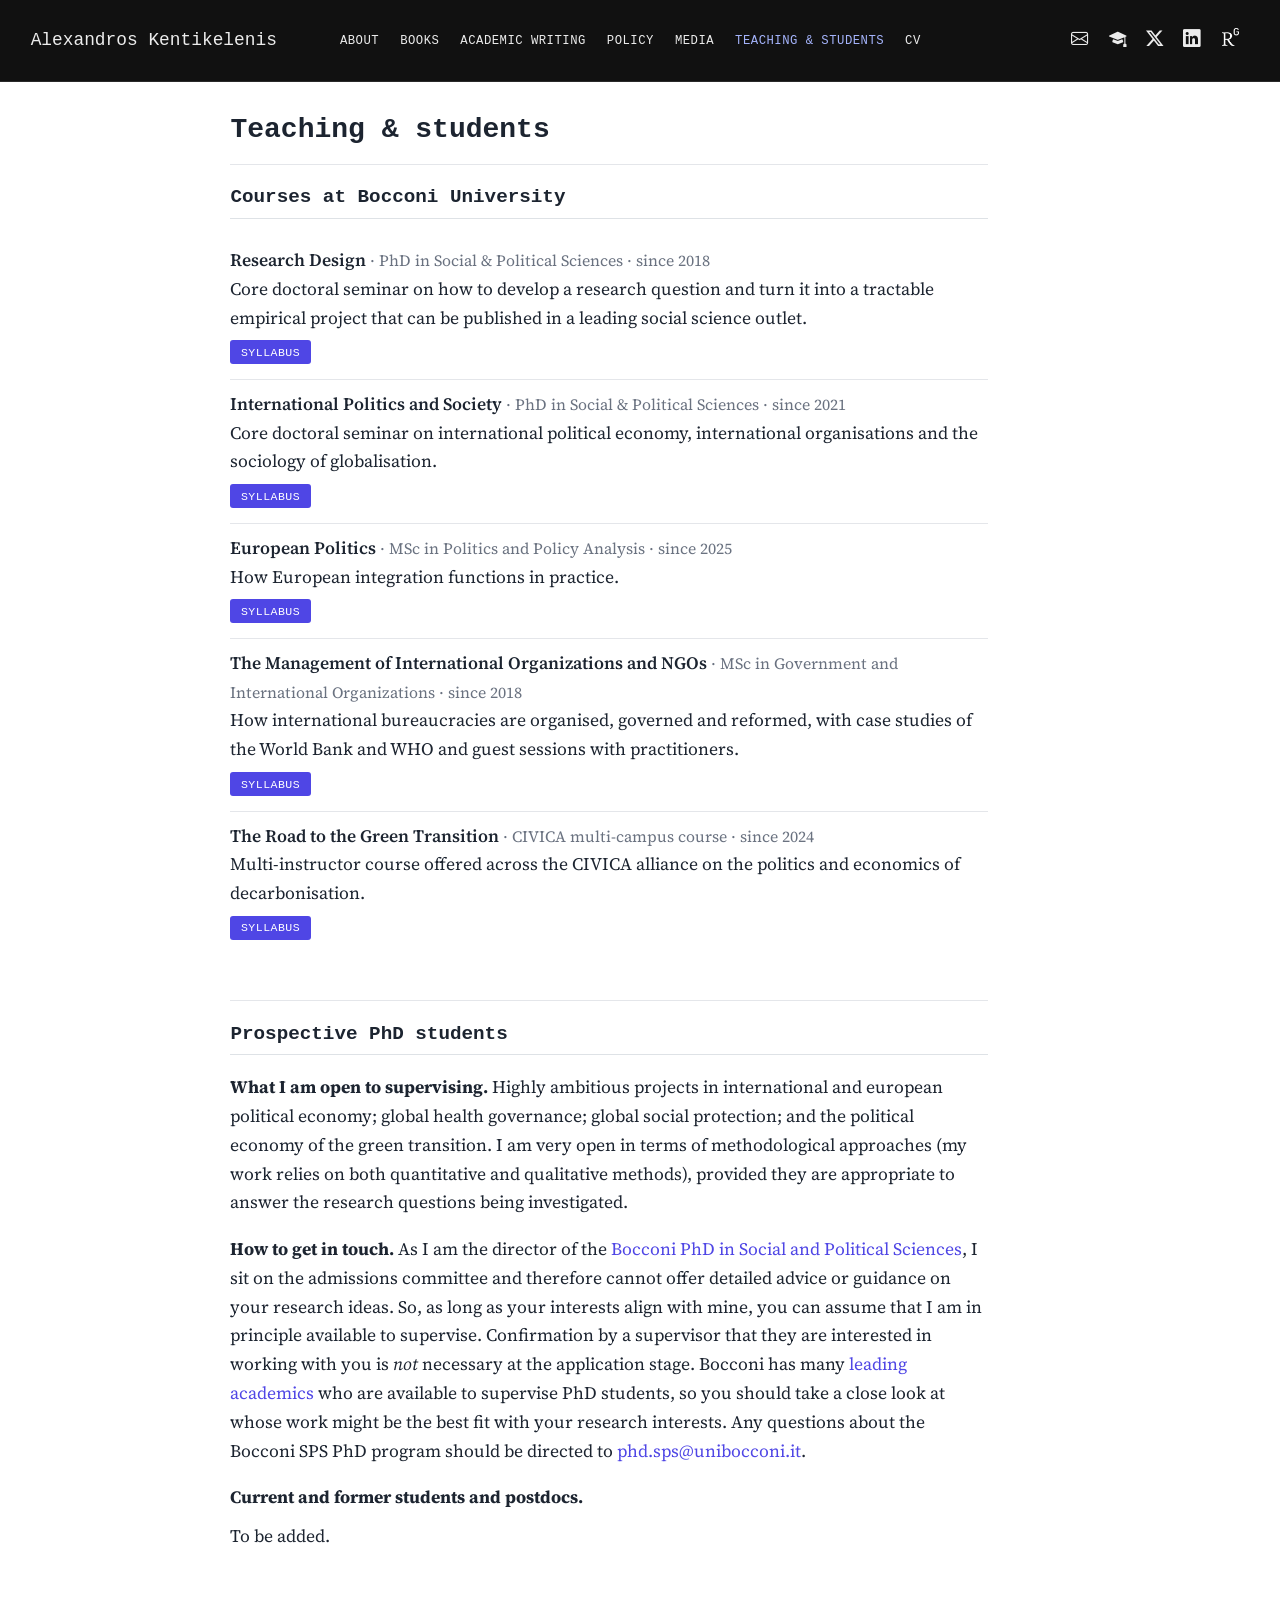
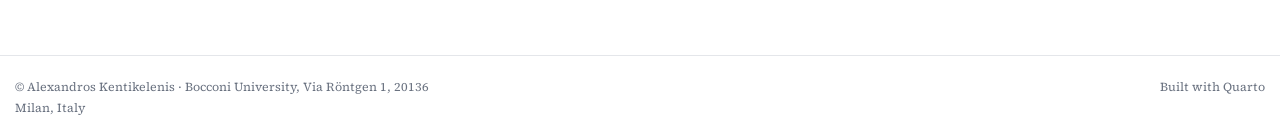
<file: docs/teaching.html>
<!DOCTYPE html>
<html xmlns="http://www.w3.org/1999/xhtml" lang="en" xml:lang="en"><head>

<meta charset="utf-8">
<meta name="generator" content="quarto-1.10.18">

<meta name="viewport" content="width=device-width, initial-scale=1.0, user-scalable=yes">


<title>Teaching &amp; students – Alexandros Kentikelenis</title>
<style>
/* Default styles provided by pandoc.
** See https://pandoc.org/MANUAL.html#variables-for-html for config info.
*/
span.smallcaps{font-variant: small-caps;}
div.columns{display: flex; gap: 1.5em;}
div.column{flex: auto;}
@media screen {
div.columns{gap: min(4vw, 1.5em);}
div.column{overflow-x: auto;}
}
div.hanging-indent{margin-left: 1.5em; text-indent: -1.5em;}
ul.task-list{list-style: none;}
ul.task-list li input[type="checkbox"] {
  width: 0.8em;
  margin: 0 0.8em 0.2em -1em; /* quarto-specific, see https://github.com/quarto-dev/quarto-cli/issues/4556 */ 
  vertical-align: middle;
}
</style>


<script src="site_libs/quarto-nav/quarto-nav.js"></script>
<link href="./files/images/favicon.png" rel="icon" type="image/png">
<script src="site_libs/clipboard/clipboard.min.js"></script>
<script src="site_libs/quarto-html/quarto.js" type="module"></script>
<script src="site_libs/quarto-html/tabsets/tabsets.js" type="module"></script>
<script src="site_libs/quarto-html/popper.min.js"></script>
<script src="site_libs/quarto-html/tippy.umd.min.js"></script>
<script src="site_libs/quarto-html/anchor.min.js"></script>
<link href="site_libs/quarto-html/tippy.css" rel="stylesheet">
<link href="site_libs/quarto-html/quarto-syntax-highlighting-64a204ab8560d761af7679ceaba22944.css" rel="stylesheet" id="quarto-text-highlighting-styles">
<script src="site_libs/bootstrap/bootstrap.min.js"></script>
<link href="site_libs/bootstrap/bootstrap-icons.css" rel="stylesheet">
<link href="site_libs/bootstrap/bootstrap-e97f77b1eb107807da8931e1a2115edb.min.css" rel="stylesheet" append-hash="true" id="quarto-bootstrap" data-mode="light">
<script id="quarto-search-options" type="application/json">{
  "language": {
    "search-no-results-text": "No results",
    "search-matching-documents-text": "matching documents",
    "search-copy-link-title": "Copy link to search",
    "search-hide-matches-text": "Hide additional matches",
    "search-more-match-text": "more match in this document",
    "search-more-matches-text": "more matches in this document",
    "search-clear-button-title": "Clear",
    "search-text-placeholder": "",
    "search-detached-cancel-button-title": "Cancel",
    "search-submit-button-title": "Submit",
    "search-label": "Search"
  }
}</script>
<link rel="preconnect" href="https://fonts.googleapis.com">
<link rel="preconnect" href="https://fonts.gstatic.com" crossorigin="">
<link href="https://fonts.googleapis.com/css2?family=Source+Serif+4:ital,opsz,wght@0,8..60,400;0,8..60,600;1,8..60,400&amp;display=swap" rel="stylesheet">
<script data-goatcounter="https://kentikelenis.goatcounter.com/count" async="" src="//gc.zgo.at/count.js"></script>


<meta property="og:title" content="Teaching &amp; students – Alexandros Kentikelenis">
<meta property="og:description" content="Professor of Political Economy and Sociology, Bocconi University. Global governance, international political economy, global health and social protection.">
<meta property="og:image" content="https://www.kentikelenis.net/[data-uri]">
<meta property="og:site_name" content="Alexandros Kentikelenis">
<meta property="og:image:alt" content="ResearchGate">
<meta name="twitter:title" content="Teaching &amp; students – Alexandros Kentikelenis">
<meta name="twitter:description" content="Professor of Political Economy and Sociology, Bocconi University. Global governance, international political economy, global health and social protection.">
<meta name="twitter:image" content="https://www.kentikelenis.net/[data-uri]">
<meta name="twitter:image:alt" content="ResearchGate">
<meta name="twitter:card" content="summary_large_image">
</head>

<body class="nav-fixed fullcontent quarto-light">

<div id="quarto-search-results"></div>
  <header id="quarto-header" class="headroom fixed-top">
    <nav class="navbar navbar-expand-lg " data-bs-theme="dark">
      <div class="navbar-container container-fluid">
      <div class="navbar-brand-container mx-auto">
    <a class="navbar-brand" href="./index.html">
    <span class="navbar-title">Alexandros Kentikelenis</span>
    </a>
  </div>
          <button class="navbar-toggler" type="button" data-bs-toggle="collapse" data-bs-target="#navbarCollapse" aria-controls="navbarCollapse" role="menu" aria-expanded="false" aria-label="Toggle navigation" onclick="if (window.quartoToggleHeadroom) { window.quartoToggleHeadroom(); }">
  <span class="navbar-toggler-icon"></span>
</button>
          <div class="collapse navbar-collapse" id="navbarCollapse">
            <ul class="navbar-nav navbar-nav-scroll me-auto">
  <li class="nav-item">
    <a class="nav-link" href="./about.html"> 
<span class="menu-text">About</span></a>
  </li>  
  <li class="nav-item">
    <a class="nav-link" href="./books.html"> 
<span class="menu-text">Books</span></a>
  </li>  
  <li class="nav-item">
    <a class="nav-link" href="./academic-writing.html"> 
<span class="menu-text">Academic writing</span></a>
  </li>  
  <li class="nav-item">
    <a class="nav-link" href="./policy.html"> 
<span class="menu-text">Policy</span></a>
  </li>  
  <li class="nav-item">
    <a class="nav-link" href="./media.html"> 
<span class="menu-text">Media</span></a>
  </li>  
  <li class="nav-item">
    <a class="nav-link active" href="./teaching.html" aria-current="page"> 
<span class="menu-text">Teaching &amp; students</span></a>
  </li>  
  <li class="nav-item">
    <a class="nav-link" href="./cv.html"> 
<span class="menu-text">CV</span></a>
  </li>  
</ul>
            <ul class="navbar-nav navbar-nav-scroll ms-auto">
  <li class="nav-item compact">
    <a class="nav-link" href="mailto:alexandros.kentikelenis@unibocconi.it"> <i class="bi bi-envelope" role="img" aria-label="Email">
</i> 
<span class="menu-text"></span></a>
  </li>  
  <li class="nav-item compact">
    <a class="nav-link" href="https://scholar.google.co.uk/citations?user=WSKvdv4AAAAJ"> <i class="bi bi-mortarboard-fill" role="img" aria-label="Google Scholar">
</i> 
<span class="menu-text"></span></a>
  </li>  
  <li class="nav-item compact">
    <a class="nav-link" href="https://x.com/Kentikelenis"> <i class="bi bi-twitter-x" role="img" aria-label="X">
</i> 
<span class="menu-text"></span></a>
  </li>  
  <li class="nav-item compact">
    <a class="nav-link" href="https://www.linkedin.com/in/alexandros-kentikelenis/"> <i class="bi bi-linkedin" role="img" aria-label="LinkedIn">
</i> 
<span class="menu-text"></span></a>
  </li>  
  <li class="nav-item">
    <a class="nav-link" href="https://www.researchgate.net/profile/Alexandros-Kentikelenis"> 
<span class="menu-text"><img src="[data-uri]" alt="ResearchGate" style="height:1.05rem;width:auto;vertical-align:middle;position:relative;top:2px;display:inline-block;"></span></a>
  </li>  
</ul>
          </div> <!-- /navcollapse -->
            <div class="quarto-navbar-tools">
</div>
      </div> <!-- /container-fluid -->
    </nav>
</header>
<!-- content -->
<div id="quarto-content" class="quarto-container page-columns page-rows-contents page-layout-article page-navbar">
<!-- sidebar -->
<!-- margin-sidebar -->
    
<!-- main -->
<main class="content" id="quarto-document-content">

<header id="title-block-header" class="quarto-title-block default">
<div class="quarto-title">
<h1 class="title">Teaching &amp; students</h1>
</div>



<div class="quarto-title-meta">

    
  
    
  </div>
  


</header>


<section id="courses-at-bocconi-university" class="level2">
<h2 class="anchored" data-anchor-id="courses-at-bocconi-university">Courses at Bocconi University</h2>
<ul class="plain-list">
<li>
<span class="outlet">Research Design</span> <span class="when">· PhD in Social &amp; Political Sciences · since 2018</span><br>Core doctoral seminar on how to develop a research question and turn it into a tractable empirical project that can be published in a leading social science outlet.
<p class="media-link">
<a href="files/syllabi/Syllabus_Research Design.pdf">Syllabus</a>
</p>
</li>
<li>
<span class="outlet">International Politics and Society</span> <span class="when">· PhD in Social &amp; Political Sciences · since 2021</span><br>Core doctoral seminar on international political economy, international organisations and the sociology of globalisation.
<p class="media-link">
<a href="files/syllabi/Syllabus_International Politics and Society.pdf">Syllabus</a>
</p>
</li>
<li>
<span class="outlet">European Politics</span> <span class="when">· MSc in Politics and Policy Analysis · since 2025</span><br>How European integration functions in practice.
<p class="media-link">
<a href="files/syllabi/Syllabus_European Politics.pdf">Syllabus</a>
</p>
</li>
<li>
<span class="outlet">The Management of International Organizations and NGOs</span> <span class="when">· MSc in Government and International Organizations · since 2018</span><br>How international bureaucracies are organised, governed and reformed, with case studies of the World Bank and WHO and guest sessions with practitioners.
<p class="media-link">
<a href="files/syllabi/Syllabus_The Management of IOs.pdf">Syllabus</a>
</p>
</li>
<li>
<span class="outlet">The Road to the Green Transition</span> <span class="when">· CIVICA multi-campus course · since 2024</span><br>Multi-instructor course offered across the CIVICA alliance on the politics and economics of decarbonisation.
<p class="media-link">
<a href="files/syllabi/green-transition.pdf">Syllabus</a>
</p>
</li>
</ul>
</section>
<section id="prospective-phd-students" class="level2">
<h2 class="anchored" data-anchor-id="prospective-phd-students">Prospective PhD students</h2>
<p><strong>What I am open to supervising.</strong> Highly ambitious projects in international and european political economy; global health governance; global social protection; and the political economy of the green transition. I am very open in terms of methodological approaches (my work relies on both quantitative and qualitative methods), provided they are appropriate to answer the research questions being investigated.</p>
<p><strong>How to get in touch.</strong> As I am the director of the <a href="https://www.unibocconi.eu/en/programs/phd/phd-social-and-political-science">Bocconi PhD in Social and Political Sciences</a>, I sit on the admissions committee and therefore cannot offer detailed advice or guidance on your research ideas. So, as long as your interests align with mine, you can assume that I am in principle available to supervise. Confirmation by a supervisor that they are interested in working with you is <em>not</em> necessary at the application stage. Bocconi has many <a href="https://sps.unibocconi.eu/people">leading academics</a> who are available to supervise PhD students, so you should take a close look at whose work might be the best fit with your research interests. Any questions about the Bocconi SPS PhD program should be directed to <a href="mailto:phd.sps@unibocconi.it">phd.sps@unibocconi.it</a>.</p>
<strong>Current and former students and postdocs.</strong> <!-- Add names with links, e.g. <li><a href="...">Name</a> — PhD 2024, now Assistant Professor at X</li> -->
<ul class="plain-list">
<li>
To be added.
</li>
</ul>


</section>

</main> <!-- /main -->
<script id="quarto-html-after-body" type="application/javascript">
  window.document.addEventListener("DOMContentLoaded", function (event) {
    const icon = "";
    const anchorJS = new window.AnchorJS();
    anchorJS.options = {
      placement: 'right',
      icon: icon
    };
    anchorJS.add('.anchored');
    const isCodeAnnotation = (el) => {
      for (const clz of el.classList) {
        if (clz.startsWith('code-annotation-')) {                     
          return true;
        }
      }
      return false;
    }
    const onCopySuccess = function(e) {
      // button target
      const button = e.trigger;
      // don't keep focus
      button.blur();
      // flash "checked"
      button.classList.add('code-copy-button-checked');
      var currentTitle = button.getAttribute("title");
      button.setAttribute("title", "Copied!");
      let tooltip;
      if (window.bootstrap) {
        button.setAttribute("data-bs-toggle", "tooltip");
        button.setAttribute("data-bs-placement", "left");
        button.setAttribute("data-bs-title", "Copied!");
        tooltip = new bootstrap.Tooltip(button, 
          { trigger: "manual", 
            customClass: "code-copy-button-tooltip",
            offset: [0, -8]});
        tooltip.show();    
      }
      setTimeout(function() {
        if (tooltip) {
          tooltip.hide();
          button.removeAttribute("data-bs-title");
          button.removeAttribute("data-bs-toggle");
          button.removeAttribute("data-bs-placement");
        }
        button.setAttribute("title", currentTitle);
        button.classList.remove('code-copy-button-checked');
      }, 1000);
      // clear code selection
      e.clearSelection();
    }
    const getTextToCopy = function(trigger) {
      const outerScaffold = trigger.parentElement.cloneNode(true);
      const codeEl = outerScaffold.querySelector('code');
      for (const childEl of codeEl.children) {
        if (isCodeAnnotation(childEl)) {
          childEl.remove();
        }
      }
      return codeEl.innerText;
    }
    const clipboard = new window.ClipboardJS('.code-copy-button:not([data-in-quarto-modal])', {
      text: getTextToCopy
    });
    clipboard.on('success', onCopySuccess);
    if (window.document.getElementById('quarto-embedded-source-code-modal')) {
      const clipboardModal = new window.ClipboardJS('.code-copy-button[data-in-quarto-modal]', {
        text: getTextToCopy,
        container: window.document.getElementById('quarto-embedded-source-code-modal')
      });
      clipboardModal.on('success', onCopySuccess);
    }
      var localhostRegex = new RegExp(/^(?:http|https):\/\/localhost\:?[0-9]*\//);
      var mailtoRegex = new RegExp(/^mailto:/);
        var filterRegex = new RegExp("https:\/\/www\.kentikelenis\.net");
      var isInternal = (href) => {
          return filterRegex.test(href) || localhostRegex.test(href) || mailtoRegex.test(href);
      }
      // Inspect non-navigation links and adorn them if external
     var links = window.document.querySelectorAll('a[href]:not(.nav-link):not(.navbar-brand):not(.toc-action):not(.sidebar-link):not(.sidebar-item-toggle):not(.pagination-link):not(.no-external):not([aria-hidden]):not(.dropdown-item):not(.quarto-navigation-tool):not(.about-link)');
      for (var i=0; i<links.length; i++) {
        const link = links[i];
        if (!isInternal(link.href)) {
          // undo the damage that might have been done by quarto-nav.js in the case of
          // links that we want to consider external
          if (link.dataset.originalHref !== undefined) {
            link.href = link.dataset.originalHref;
          }
            // target, if specified
            link.setAttribute("target", "_blank");
            if (link.getAttribute("rel") === null) {
              link.setAttribute("rel", "noopener");
            }
        }
      }
    function tippyHover(el, contentFn, onTriggerFn, onUntriggerFn) {
      const config = {
        allowHTML: true,
        maxWidth: 500,
        delay: 100,
        arrow: false,
        appendTo: function(el) {
            return el.parentElement;
        },
        interactive: true,
        interactiveBorder: 10,
        theme: 'quarto',
        placement: 'bottom-start',
      };
      if (contentFn) {
        config.content = contentFn;
      }
      if (onTriggerFn) {
        config.onTrigger = onTriggerFn;
      }
      if (onUntriggerFn) {
        config.onUntrigger = onUntriggerFn;
      }
      window.tippy(el, config); 
    }
    const noterefs = window.document.querySelectorAll('a[role="doc-noteref"]');
    for (var i=0; i<noterefs.length; i++) {
      const ref = noterefs[i];
      tippyHover(ref, function() {
        // use id or data attribute instead here
        let href = ref.getAttribute('data-footnote-href') || ref.getAttribute('href');
        try { href = new URL(href).hash; } catch {}
        const id = href.replace(/^#\/?/, "");
        const note = window.document.getElementById(id);
        if (note) {
          return note.innerHTML;
        } else {
          return "";
        }
      });
    }
    const xrefs = window.document.querySelectorAll('a.quarto-xref');
    const processXRef = (id, note) => {
      // Strip column container classes
      const stripColumnClz = (el) => {
        el.classList.remove("page-full", "page-columns");
        if (el.children) {
          for (const child of el.children) {
            stripColumnClz(child);
          }
        }
      }
      stripColumnClz(note)
      if (id === null || id.startsWith('sec-')) {
        // Special case sections, only their first couple elements
        const container = document.createElement("div");
        if (note.children && note.children.length > 2) {
          container.appendChild(note.children[0].cloneNode(true));
          for (let i = 1; i < note.children.length; i++) {
            const child = note.children[i];
            if (child.tagName === "P" && child.innerText === "") {
              continue;
            } else {
              container.appendChild(child.cloneNode(true));
              break;
            }
          }
          if (window.Quarto?.typesetMath) {
            window.Quarto.typesetMath(container);
          }
          return container.innerHTML
        } else {
          if (window.Quarto?.typesetMath) {
            window.Quarto.typesetMath(note);
          }
          return note.innerHTML;
        }
      } else {
        // Remove any anchor links if they are present
        const anchorLink = note.querySelector('a.anchorjs-link');
        if (anchorLink) {
          anchorLink.remove();
        }
        if (window.Quarto?.typesetMath) {
          window.Quarto.typesetMath(note);
        }
        if (note.classList.contains("callout")) {
          return note.outerHTML;
        } else {
          return note.innerHTML;
        }
      }
    }
    for (var i=0; i<xrefs.length; i++) {
      const xref = xrefs[i];
      tippyHover(xref, undefined, function(instance) {
        instance.disable();
        let url = xref.getAttribute('href');
        let hash = undefined; 
        if (url.startsWith('#')) {
          hash = url;
        } else {
          try { hash = new URL(url).hash; } catch {}
        }
        if (hash) {
          const id = hash.replace(/^#\/?/, "");
          const note = window.document.getElementById(id);
          if (note !== null) {
            try {
              const html = processXRef(id, note.cloneNode(true));
              instance.setContent(html);
            } finally {
              instance.enable();
              instance.show();
            }
          } else {
            // See if we can fetch this
            fetch(url.split('#')[0])
            .then(res => res.text())
            .then(html => {
              const parser = new DOMParser();
              const htmlDoc = parser.parseFromString(html, "text/html");
              const note = htmlDoc.getElementById(id);
              if (note !== null) {
                const html = processXRef(id, note);
                instance.setContent(html);
              } 
            }).finally(() => {
              instance.enable();
              instance.show();
            });
          }
        } else {
          // See if we can fetch a full url (with no hash to target)
          // This is a special case and we should probably do some content thinning / targeting
          fetch(url)
          .then(res => res.text())
          .then(html => {
            const parser = new DOMParser();
            const htmlDoc = parser.parseFromString(html, "text/html");
            const note = htmlDoc.querySelector('main.content');
            if (note !== null) {
              // This should only happen for chapter cross references
              // (since there is no id in the URL)
              // remove the first header
              if (note.children.length > 0 && note.children[0].tagName === "HEADER") {
                note.children[0].remove();
              }
              const html = processXRef(null, note);
              instance.setContent(html);
            } 
          }).finally(() => {
            instance.enable();
            instance.show();
          });
        }
      }, function(instance) {
      });
    }
        let selectedAnnoteEl;
        const selectorForAnnotation = ( cell, annotation) => {
          let cellAttr = 'data-code-cell="' + cell + '"';
          let lineAttr = 'data-code-annotation="' +  annotation + '"';
          const selector = 'span[' + cellAttr + '][' + lineAttr + ']';
          return selector;
        }
        const selectCodeLines = (annoteEl) => {
          const doc = window.document;
          const targetCell = annoteEl.getAttribute("data-target-cell");
          const targetAnnotation = annoteEl.getAttribute("data-target-annotation");
          const annoteSpan = window.document.querySelector(selectorForAnnotation(targetCell, targetAnnotation));
          const lines = annoteSpan.getAttribute("data-code-lines").split(",");
          const lineIds = lines.map((line) => {
            return targetCell + "-" + line;
          })
          let top = null;
          let height = null;
          let parent = null;
          if (lineIds.length > 0) {
              //compute the position of the single el (top and bottom and make a div)
              const el = window.document.getElementById(lineIds[0]);
              top = el.offsetTop;
              height = el.offsetHeight;
              parent = el.parentElement.parentElement;
            if (lineIds.length > 1) {
              const lastEl = window.document.getElementById(lineIds[lineIds.length - 1]);
              const bottom = lastEl.offsetTop + lastEl.offsetHeight;
              height = bottom - top;
            }
            if (top !== null && height !== null && parent !== null) {
              // cook up a div (if necessary) and position it 
              let div = window.document.getElementById("code-annotation-line-highlight");
              if (div === null) {
                div = window.document.createElement("div");
                div.setAttribute("id", "code-annotation-line-highlight");
                div.style.position = 'absolute';
                parent.appendChild(div);
              }
              div.style.top = top - 2 + "px";
              div.style.height = height + 4 + "px";
              div.style.left = 0;
              let gutterDiv = window.document.getElementById("code-annotation-line-highlight-gutter");
              if (gutterDiv === null) {
                gutterDiv = window.document.createElement("div");
                gutterDiv.setAttribute("id", "code-annotation-line-highlight-gutter");
                gutterDiv.style.position = 'absolute';
                const codeCell = window.document.getElementById(targetCell);
                const gutter = codeCell.querySelector('.code-annotation-gutter');
                gutter.appendChild(gutterDiv);
              }
              gutterDiv.style.top = top - 2 + "px";
              gutterDiv.style.height = height + 4 + "px";
            }
            selectedAnnoteEl = annoteEl;
          }
        };
        const unselectCodeLines = () => {
          const elementsIds = ["code-annotation-line-highlight", "code-annotation-line-highlight-gutter"];
          elementsIds.forEach((elId) => {
            const div = window.document.getElementById(elId);
            if (div) {
              div.remove();
            }
          });
          selectedAnnoteEl = undefined;
        };
          // Handle positioning of the toggle
      window.addEventListener(
        "resize",
        throttle(() => {
          elRect = undefined;
          if (selectedAnnoteEl) {
            selectCodeLines(selectedAnnoteEl);
          }
        }, 10)
      );
      function throttle(fn, ms) {
      let throttle = false;
      let timer;
        return (...args) => {
          if(!throttle) { // first call gets through
              fn.apply(this, args);
              throttle = true;
          } else { // all the others get throttled
              if(timer) clearTimeout(timer); // cancel #2
              timer = setTimeout(() => {
                fn.apply(this, args);
                timer = throttle = false;
              }, ms);
          }
        };
      }
        // Attach click handler to the DT
        const annoteDls = window.document.querySelectorAll('dt[data-target-cell]');
        for (const annoteDlNode of annoteDls) {
          annoteDlNode.addEventListener('click', (event) => {
            const clickedEl = event.target;
            if (clickedEl !== selectedAnnoteEl) {
              unselectCodeLines();
              const activeEl = window.document.querySelector('dt[data-target-cell].code-annotation-active');
              if (activeEl) {
                activeEl.classList.remove('code-annotation-active');
              }
              selectCodeLines(clickedEl);
              clickedEl.classList.add('code-annotation-active');
            } else {
              // Unselect the line
              unselectCodeLines();
              clickedEl.classList.remove('code-annotation-active');
            }
          });
        }
    const findCites = (el) => {
      const parentEl = el.parentElement;
      if (parentEl) {
        const cites = parentEl.dataset.cites;
        if (cites) {
          return {
            el,
            cites: cites.split(' ')
          };
        } else {
          return findCites(el.parentElement)
        }
      } else {
        return undefined;
      }
    };
    var bibliorefs = window.document.querySelectorAll('a[role="doc-biblioref"]');
    for (var i=0; i<bibliorefs.length; i++) {
      const ref = bibliorefs[i];
      const citeInfo = findCites(ref);
      if (citeInfo) {
        tippyHover(citeInfo.el, function() {
          var popup = window.document.createElement('div');
          citeInfo.cites.forEach(function(cite) {
            var citeDiv = window.document.createElement('div');
            citeDiv.classList.add('hanging-indent');
            citeDiv.classList.add('csl-entry');
            var biblioDiv = window.document.getElementById('ref-' + cite);
            if (biblioDiv) {
              citeDiv.innerHTML = biblioDiv.innerHTML;
            }
            popup.appendChild(citeDiv);
          });
          return popup.innerHTML;
        });
      }
    }
  });
  </script>
</div> <!-- /content -->
<footer class="footer">
  <div class="nav-footer">
    <div class="nav-footer-left">
<p>© Alexandros Kentikelenis · Bocconi University, Via Röntgen 1, 20136 Milan, Italy</p>
</div>   
    <div class="nav-footer-center">
      &nbsp;
    </div>
    <div class="nav-footer-right">
<p>Built with <a href="https://quarto.org">Quarto</a></p>
</div>
  </div>
</footer>
<script data-newtab-script="">
// Open external links and file downloads in a new tab; keep site navigation in this tab.
document.addEventListener("DOMContentLoaded", function () {
  document.querySelectorAll("a[href]").forEach(function (a) {
    var h = a.getAttribute("href") || "";
    var external = /^https?:\/\//i.test(h) && a.hostname !== window.location.hostname;
    var isFile = /\.pdf(\?|#|$)/i.test(h);
    if (external || isFile) { a.target = "_blank"; a.rel = "noopener"; }
  });
});
</script>




</body></html>
</file>
<file: docs/site_libs/quarto-html/tippy.css>
.tippy-box[data-animation=fade][data-state=hidden]{opacity:0}[data-tippy-root]{max-width:calc(100vw - 10px)}.tippy-box{position:relative;background-color:#333;color:#fff;border-radius:4px;font-size:14px;line-height:1.4;white-space:normal;outline:0;transition-property:transform,visibility,opacity}.tippy-box[data-placement^=top]>.tippy-arrow{bottom:0}.tippy-box[data-placement^=top]>.tippy-arrow:before{bottom:-7px;left:0;border-width:8px 8px 0;border-top-color:initial;transform-origin:center top}.tippy-box[data-placement^=bottom]>.tippy-arrow{top:0}.tippy-box[data-placement^=bottom]>.tippy-arrow:before{top:-7px;left:0;border-width:0 8px 8px;border-bottom-color:initial;transform-origin:center bottom}.tippy-box[data-placement^=left]>.tippy-arrow{right:0}.tippy-box[data-placement^=left]>.tippy-arrow:before{border-width:8px 0 8px 8px;border-left-color:initial;right:-7px;transform-origin:center left}.tippy-box[data-placement^=right]>.tippy-arrow{left:0}.tippy-box[data-placement^=right]>.tippy-arrow:before{left:-7px;border-width:8px 8px 8px 0;border-right-color:initial;transform-origin:center right}.tippy-box[data-inertia][data-state=visible]{transition-timing-function:cubic-bezier(.54,1.5,.38,1.11)}.tippy-arrow{width:16px;height:16px;color:#333}.tippy-arrow:before{content:"";position:absolute;border-color:transparent;border-style:solid}.tippy-content{position:relative;padding:5px 9px;z-index:1}
</file>
<file: docs/site_libs/quarto-html/quarto-syntax-highlighting-64a204ab8560d761af7679ceaba22944.css>
/* quarto syntax highlight colors */
:root {
  --quarto-hl-ot-color: #003B4F;
  --quarto-hl-at-color: #657422;
  --quarto-hl-ss-color: #20794D;
  --quarto-hl-an-color: #5E5E5E;
  --quarto-hl-fu-color: #4758AB;
  --quarto-hl-st-color: #20794D;
  --quarto-hl-cf-color: #003B4F;
  --quarto-hl-op-color: #5E5E5E;
  --quarto-hl-er-color: #AD0000;
  --quarto-hl-bn-color: #AD0000;
  --quarto-hl-al-color: #AD0000;
  --quarto-hl-va-color: #111111;
  --quarto-hl-bu-color: inherit;
  --quarto-hl-ex-color: inherit;
  --quarto-hl-pp-color: #AD0000;
  --quarto-hl-in-color: #5E5E5E;
  --quarto-hl-vs-color: #20794D;
  --quarto-hl-wa-color: #5E5E5E;
  --quarto-hl-do-color: #5E5E5E;
  --quarto-hl-im-color: #00769E;
  --quarto-hl-ch-color: #20794D;
  --quarto-hl-dt-color: #AD0000;
  --quarto-hl-fl-color: #AD0000;
  --quarto-hl-co-color: #5E5E5E;
  --quarto-hl-cv-color: #5E5E5E;
  --quarto-hl-cn-color: #8f5902;
  --quarto-hl-sc-color: #5E5E5E;
  --quarto-hl-dv-color: #AD0000;
  --quarto-hl-kw-color: #003B4F;
}

/* other quarto variables */
:root {
  --quarto-font-monospace: SFMono-Regular, Menlo, Monaco, Consolas, "Liberation Mono", "Courier New", monospace;
}

/* syntax highlight based on Pandoc's rules */
pre > code.sourceCode > span {
  color: #003B4F;
}

code.sourceCode > span {
  color: #003B4F;
}

div.sourceCode,
div.sourceCode pre.sourceCode {
  color: #003B4F;
}

/* Normal */
code span {
  color: #003B4F;
}

/* Alert */
code span.al {
  color: #AD0000;
  font-style: inherit;
}

/* Annotation */
code span.an {
  color: #5E5E5E;
  font-style: inherit;
}

/* Attribute */
code span.at {
  color: #657422;
  font-style: inherit;
}

/* BaseN */
code span.bn {
  color: #AD0000;
  font-style: inherit;
}

/* BuiltIn */
code span.bu {
  font-style: inherit;
}

/* ControlFlow */
code span.cf {
  color: #003B4F;
  font-weight: bold;
  font-style: inherit;
}

/* Char */
code span.ch {
  color: #20794D;
  font-style: inherit;
}

/* Constant */
code span.cn {
  color: #8f5902;
  font-style: inherit;
}

/* Comment */
code span.co {
  color: #5E5E5E;
  font-style: inherit;
}

/* CommentVar */
code span.cv {
  color: #5E5E5E;
  font-style: italic;
}

/* Documentation */
code span.do {
  color: #5E5E5E;
  font-style: italic;
}

/* DataType */
code span.dt {
  color: #AD0000;
  font-style: inherit;
}

/* DecVal */
code span.dv {
  color: #AD0000;
  font-style: inherit;
}

/* Error */
code span.er {
  color: #AD0000;
  font-style: inherit;
}

/* Extension */
code span.ex {
  font-style: inherit;
}

/* Float */
code span.fl {
  color: #AD0000;
  font-style: inherit;
}

/* Function */
code span.fu {
  color: #4758AB;
  font-style: inherit;
}

/* Import */
code span.im {
  color: #00769E;
  font-style: inherit;
}

/* Information */
code span.in {
  color: #5E5E5E;
  font-style: inherit;
}

/* Keyword */
code span.kw {
  color: #003B4F;
  font-weight: bold;
  font-style: inherit;
}

/* Operator */
code span.op {
  color: #5E5E5E;
  font-style: inherit;
}

/* Other */
code span.ot {
  color: #003B4F;
  font-style: inherit;
}

/* Preprocessor */
code span.pp {
  color: #AD0000;
  font-style: inherit;
}

/* SpecialChar */
code span.sc {
  color: #5E5E5E;
  font-style: inherit;
}

/* SpecialString */
code span.ss {
  color: #20794D;
  font-style: inherit;
}

/* String */
code span.st {
  color: #20794D;
  font-style: inherit;
}

/* Variable */
code span.va {
  color: #111111;
  font-style: inherit;
}

/* VerbatimString */
code span.vs {
  color: #20794D;
  font-style: inherit;
}

/* Warning */
code span.wa {
  color: #5E5E5E;
  font-style: italic;
}

.prevent-inlining {
  content: "</";
}

/*# sourceMappingURL=9d8d5bb603a83b8298b89080a598c93b.css.map */
</file>
